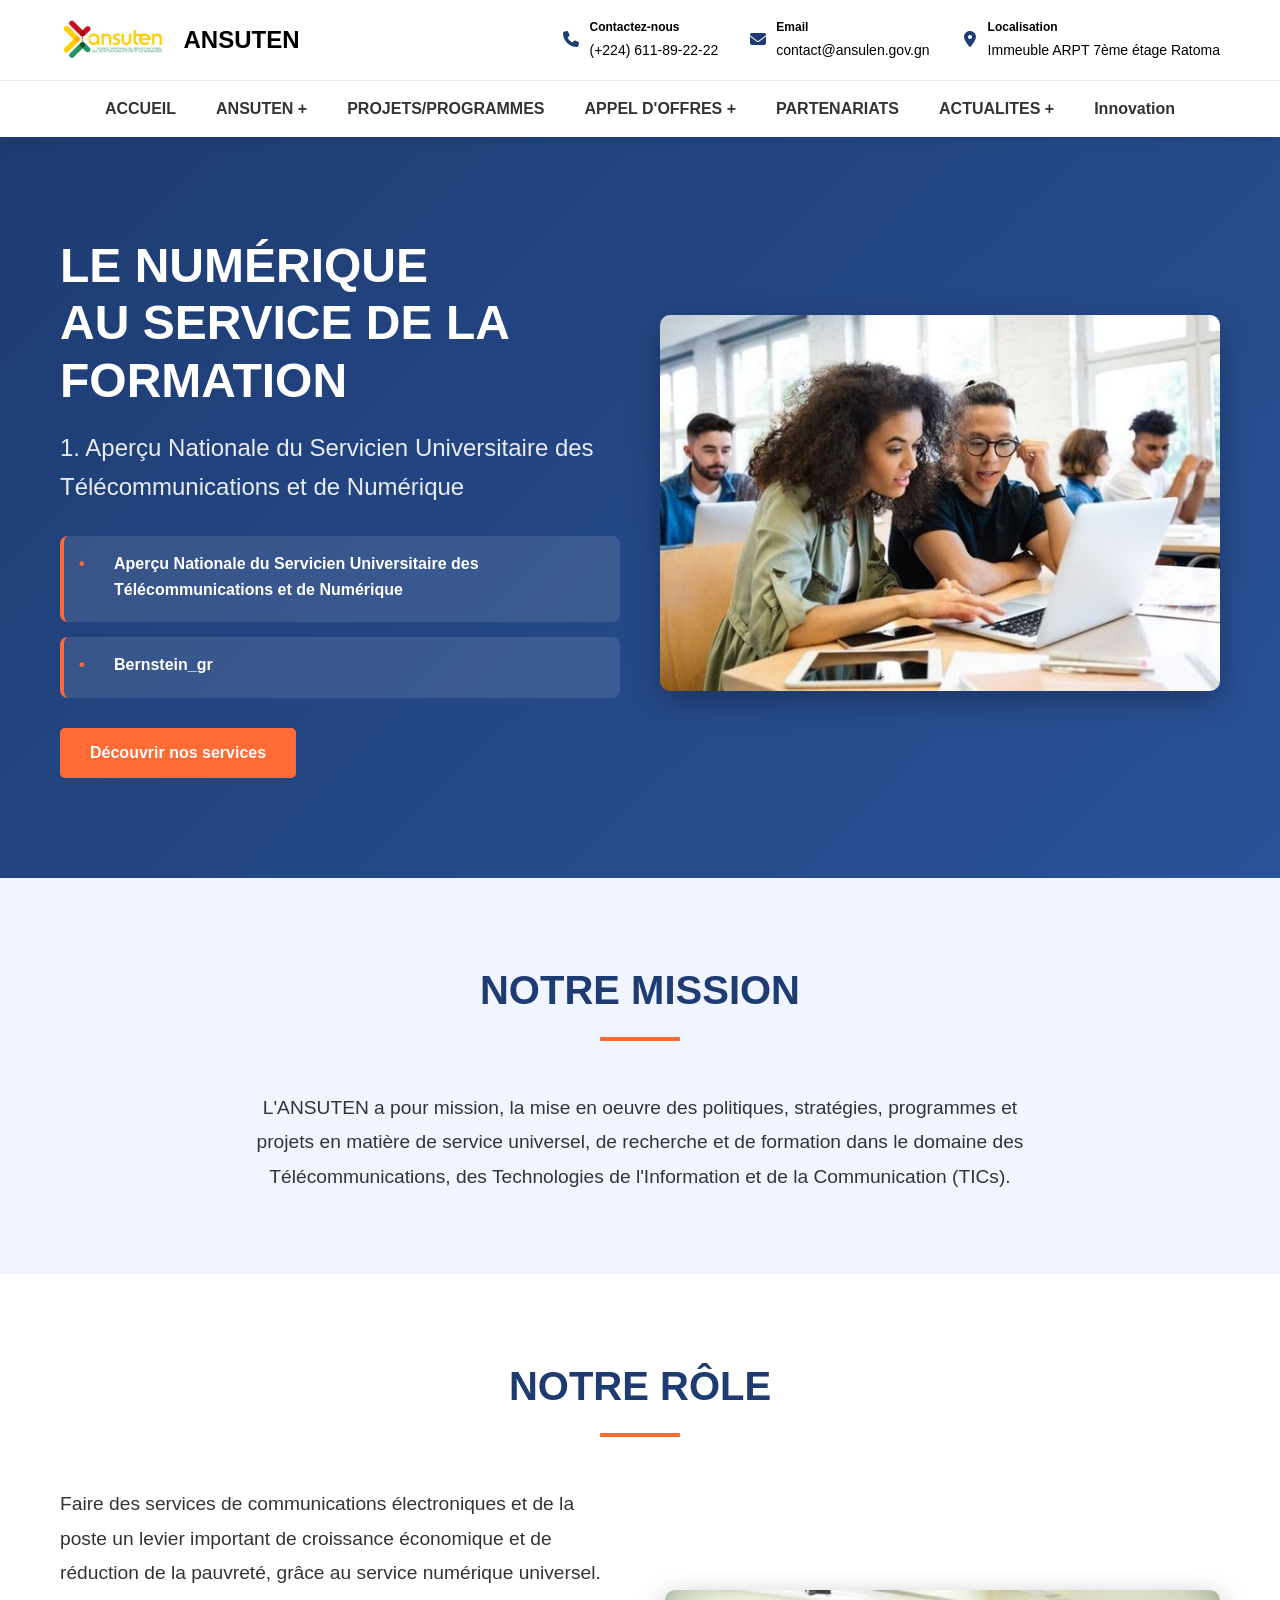
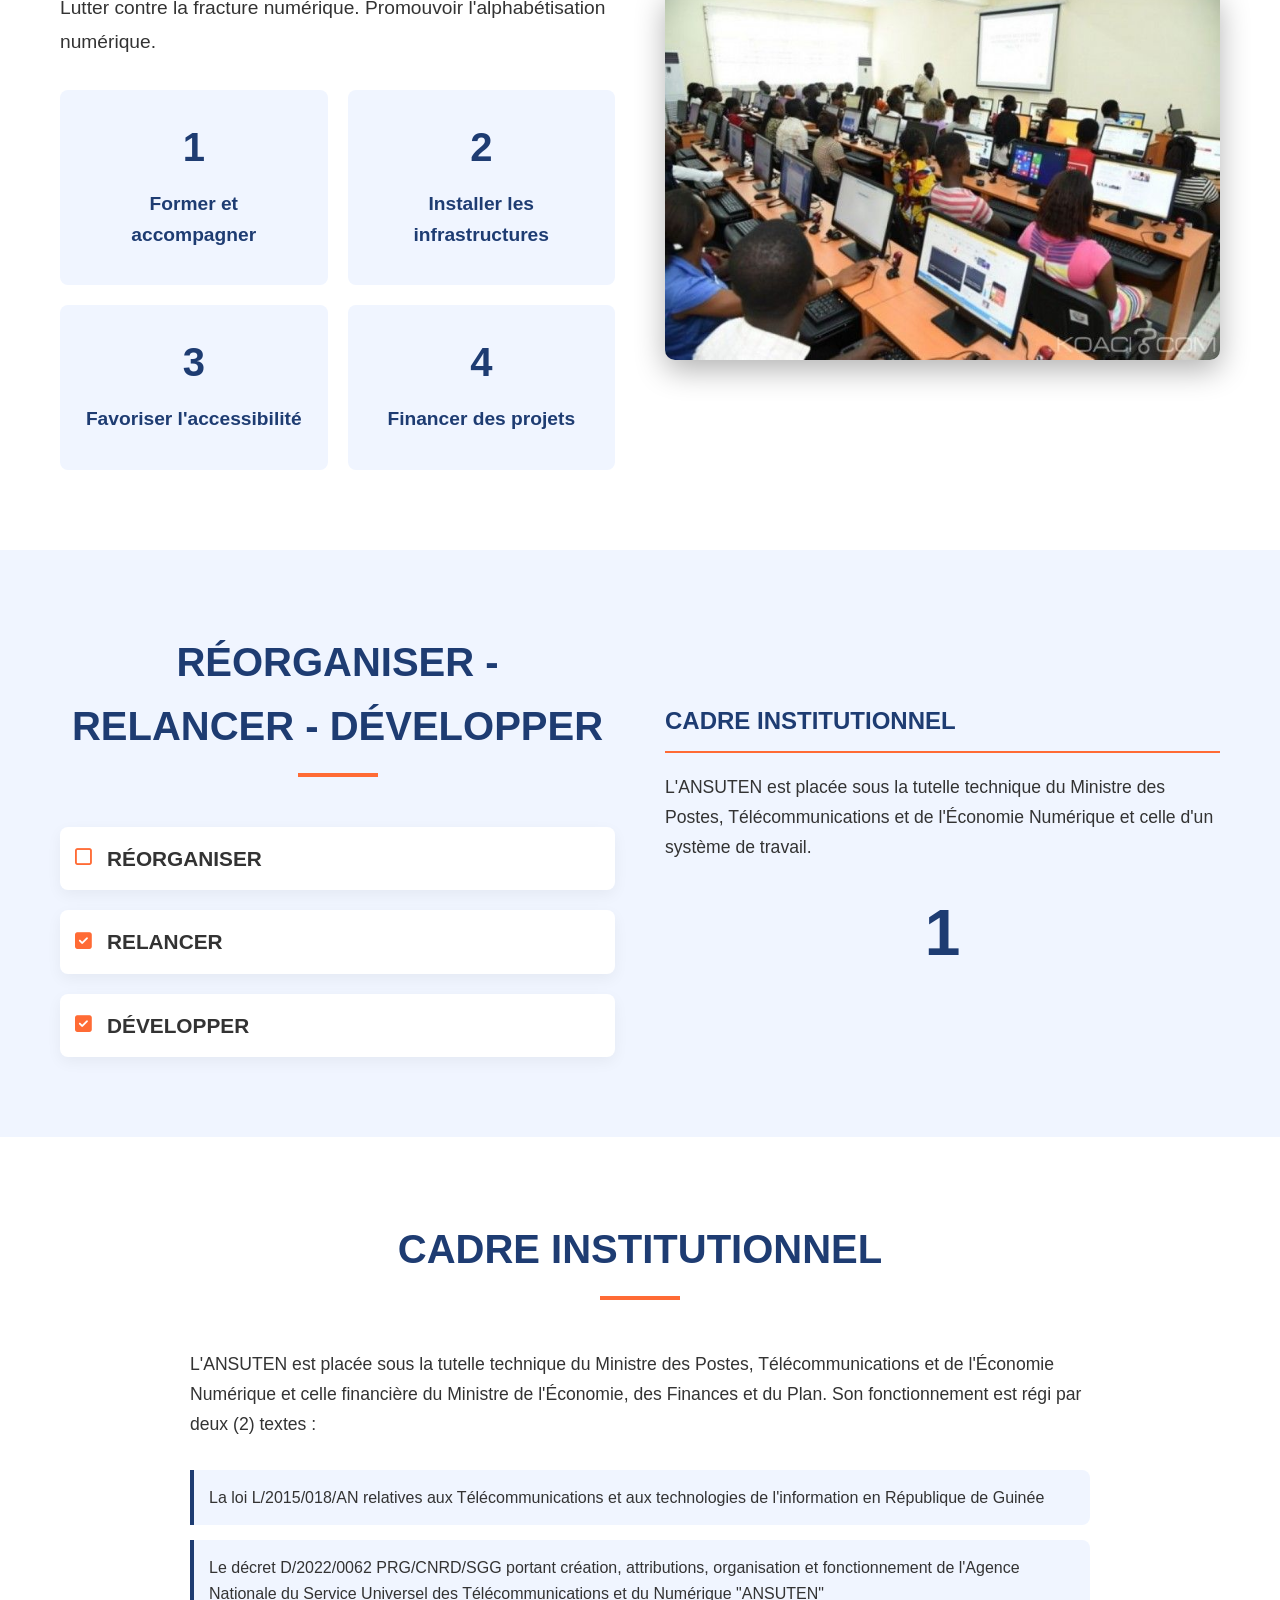
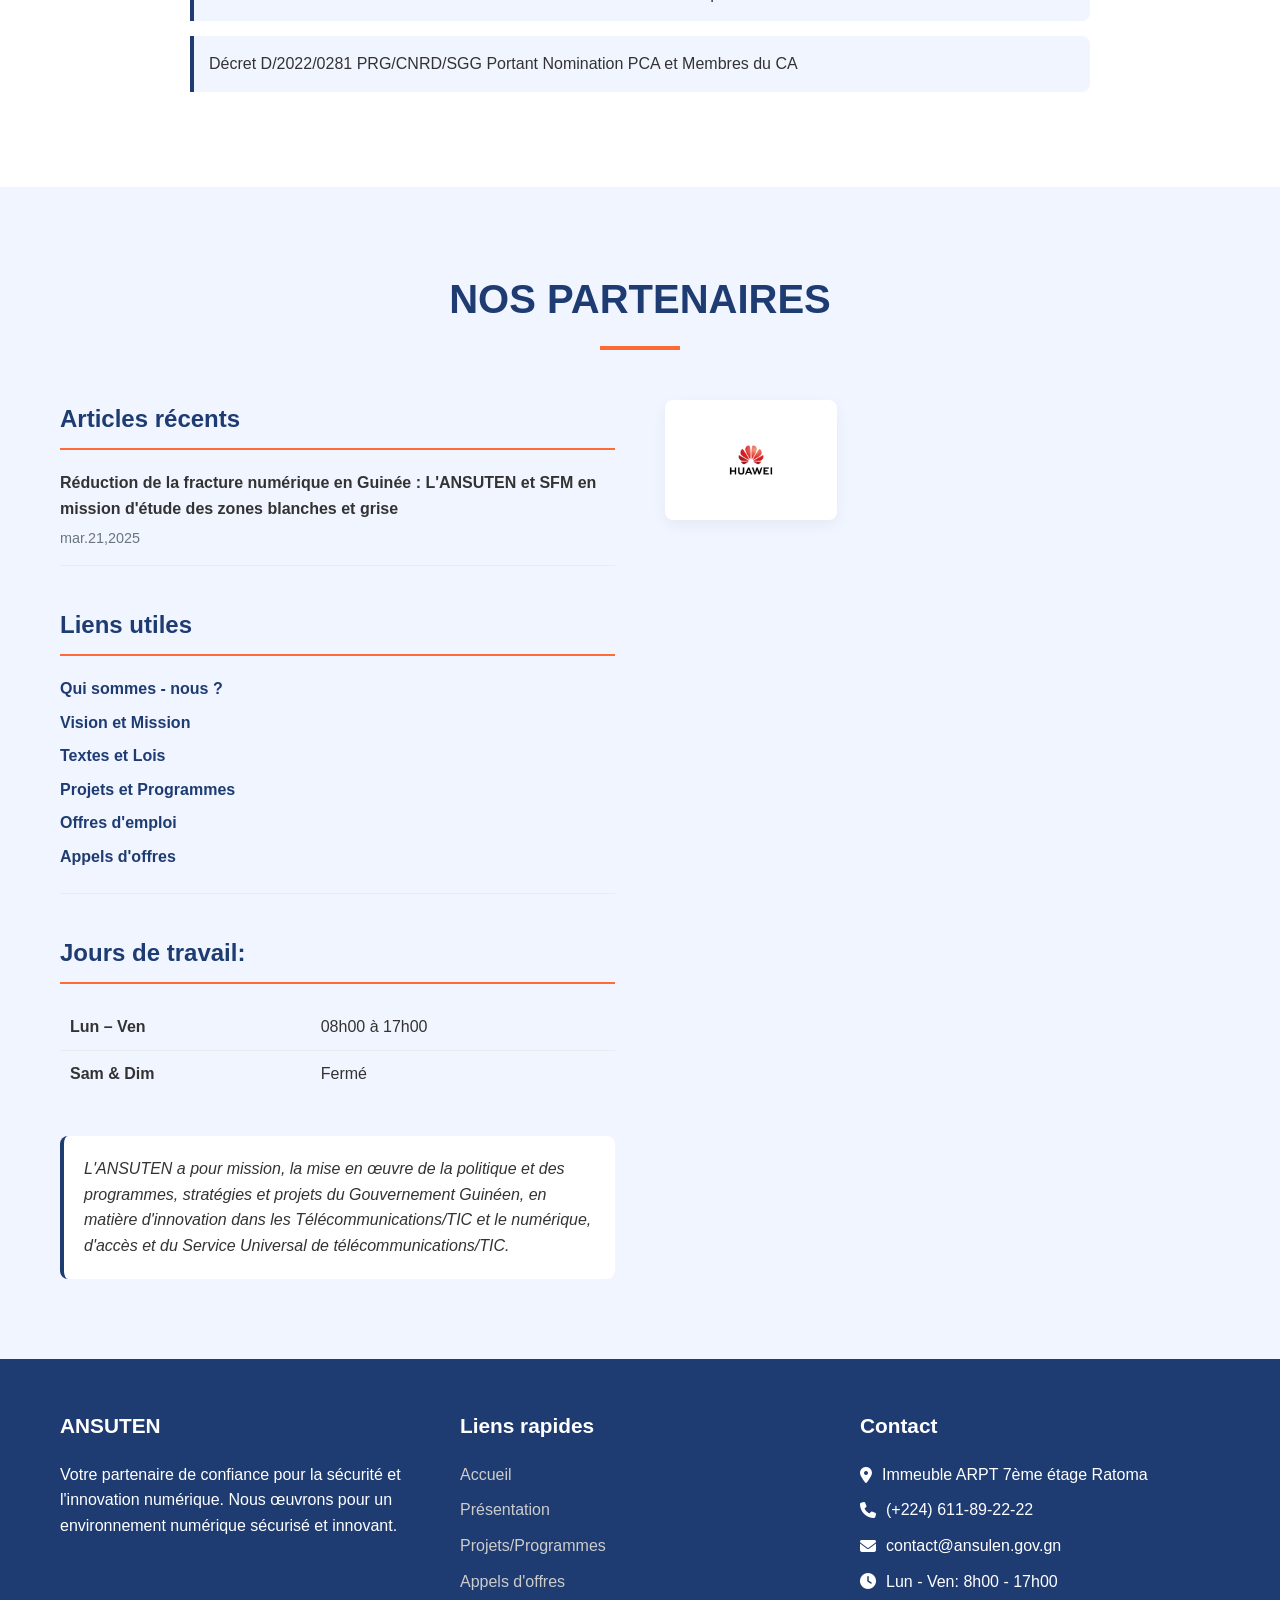
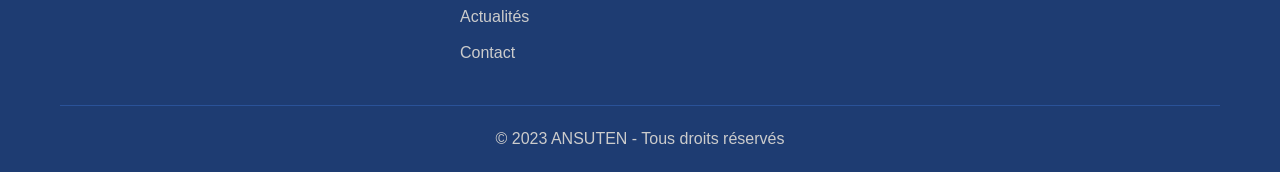
<file: index.html>
<!DOCTYPE html>
<html lang="fr">
<head>
    <meta charset="UTF-8">
    <meta name="viewport" content="width=device-width, initial-scale=1.0">
    <title>ANSUTEN - Agence Nationale du Service Universel des Télécommunications et du Numérique</title>
    <link rel="stylesheet" href="https://cdnjs.cloudflare.com/ajax/libs/font-awesome/6.4.0/css/all.min.css">
    <style>
        /* Variables de couleurs et polices */
        :root {
            --primary-blue: #1e3c72;
            --secondary-blue: #2a5298;
            --light-blue: #f0f5ff;
            --accent-orange: #ff6b35;
            --dark-text: #333;
            --light-text: #fff;
            --gray-text: #6c757d;
            --border-color: #e9ecef;
        }

        /* Reset et styles de base */
        * {
            margin: 0;
            padding: 0;
            box-sizing: border-box;
        }

        body {
            font-family: 'Segoe UI', Tahoma, Geneva, Verdana, sans-serif;
            line-height: 1.6;
            color: var(--dark-text);
            background-color: #fff;
        }

        .container {
            max-width: 1200px;
            margin: 0 auto;
            padding: 0 20px;
        }

        .section {
            padding: 80px 0;
        }

        .section-title {
            font-size: 2.5rem;
            text-align: center;
            margin-bottom: 50px;
            color: var(--primary-blue);
            position: relative;
        }

        .section-title::after {
            content: '';
            display: block;
            width: 80px;
            height: 4px;
            background-color: var(--accent-orange);
            margin: 15px auto;
        }

        .btn {
            display: inline-block;
            background-color: var(--accent-orange);
            color: var(--light-text);
            padding: 12px 30px;
            border-radius: 5px;
            text-decoration: none;
            font-weight: bold;
            transition: all 0.3s ease;
            border: none;
            cursor: pointer;
        }

        .btn:hover {
            background-color: #e55a2b;
            transform: translateY(-2px);
        }

        /* Header */
        .site-header {
            background-color: #fff;
            box-shadow: 0 2px 10px rgba(0, 0, 0, 0.1);
            position: sticky;
            top: 0;
            z-index: 1000;
        }

        .top-header {
            background-color: #fff;
            color: #000;
            padding: 15px 0;
            border-bottom: 1px solid var(--border-color);
        }

        .top-header .container {
            display: flex;
            justify-content: space-between;
            align-items: center;
        }

        .site-brand {
            display: flex;
            align-items: center;
            gap: 15px;
        }

        .site-logo {
            height: 50px;
            width: auto;
        }

        .site-name {
            font-size: 24px;
            font-weight: bold;
            color: #000;
        }

        .contact-info-header {
            display: flex;
            gap: 30px;
        }

        .contact-item-header {
            display: flex;
            align-items: center;
            gap: 8px;
        }

        .contact-icon {
            color: var(--primary-blue);
            font-size: 16px;
            width: 20px;
            text-align: center;
        }

        .contact-label {
            font-size: 12px;
            font-weight: bold;
            margin-bottom: 2px;
            color: #000;
        }

        .contact-value {
            font-size: 14px;
            color: #000;
        }

        .contact-details {
            display: flex;
            flex-direction: column;
        }

        /* Navigation */
        .main-nav {
            background-color: #fff;
        }

        .main-nav ul {
            display: flex;
            list-style: none;
            justify-content: center;
        }

        .main-nav li {
            position: relative;
        }

        .main-nav a {
            color: #333;
            text-decoration: none;
            padding: 15px 20px;
            display: block;
            font-weight: bold;
            transition: color 0.3s ease;
        }

        .main-nav a:hover {
            color: var(--primary-blue);
        }

        .dropdown-menu {
            display: none;
            position: absolute;
            background-color: white;
            min-width: 200px;
            box-shadow: 0 8px 16px rgba(0, 0, 0, 0.1);
            z-index: 1000;
        }

        .dropdown-menu a {
            padding: 12px 16px;
            font-weight: normal;
        }

        .dropdown:hover .dropdown-menu {
            display: block;
        }

        /* Section Hero */
        .hero-banner {
            background: linear-gradient(135deg, var(--primary-blue) 0%, var(--secondary-blue) 100%);
            color: var(--light-text);
            padding: 100px 0;
        }

        .hero-content {
            display: flex;
            align-items: center;
            justify-content: space-between;
            gap: 40px;
        }

        .hero-text {
            flex: 1;
        }

        .hero-text h1 {
            font-size: 3rem;
            font-weight: bold;
            margin-bottom: 20px;
            line-height: 1.2;
        }

        .hero-subtitle {
            font-size: 1.5rem;
            margin-bottom: 30px;
            font-weight: normal;
            opacity: 0.9;
        }

        .hero-list {
            margin: 30px 0;
        }

        .list-item {
            display: flex;
            align-items: flex-start;
            margin-bottom: 15px;
            background: rgba(255, 255, 255, 0.1);
            padding: 15px;
            border-radius: 8px;
            border-left: 4px solid var(--accent-orange);
        }

        .list-number {
            font-weight: bold;
            margin-right: 10px;
            color: var(--accent-orange);
            min-width: 25px;
        }

        .list-text {
            flex: 1;
        }

        .list-title {
            font-weight: bold;
            margin-bottom: 5px;
        }

        .hero-image {
            flex: 1;
            text-align: center;
        }

        .hero-image img {
            max-width: 100%;
            height: auto;
            border-radius: 10px;
            box-shadow: 0 10px 30px rgba(0, 0, 0, 0.3);
        }

        /* Section Mission */
        .mission-section {
            background-color: var(--light-blue);
        }

        .mission-content {
            max-width: 800px;
            margin: 0 auto;
            text-align: center;
        }

        .mission-text {
            font-size: 1.2rem;
            line-height: 1.8;
            color: var(--dark-text);
        }

        /* Section Rôle */
        .role-content {
            display: grid;
            grid-template-columns: 1fr 1fr;
            gap: 50px;
            align-items: center;
        }

        .role-text {
            font-size: 1.2rem;
            line-height: 1.8;
            margin-bottom: 30px;
        }

        .role-features {
            display: grid;
            grid-template-columns: 1fr 1fr;
            gap: 20px;
        }

        .role-feature {
            background-color: var(--light-blue);
            padding: 25px;
            border-radius: 8px;
            text-align: center;
            transition: transform 0.3s ease;
        }

        .role-feature:hover {
            transform: translateY(-5px);
        }

        .feature-number {
            font-size: 2.5rem;
            font-weight: bold;
            color: var(--primary-blue);
            margin-bottom: 10px;
        }

        .feature-title {
            font-size: 1.2rem;
            font-weight: bold;
            margin-bottom: 10px;
            color: var(--primary-blue);
        }

        /* Section Mots-clés */
        .keywords-section {
            background-color: var(--light-blue);
        }

        .keywords-content {
            display: grid;
            grid-template-columns: 1fr 1fr;
            gap: 50px;
            align-items: center;
        }

        .keywords-list {
            display: flex;
            flex-direction: column;
            gap: 20px;
        }

        .keyword-item {
            display: flex;
            align-items: center;
            padding: 15px;
            background-color: white;
            border-radius: 8px;
            box-shadow: 0 5px 15px rgba(0, 0, 0, 0.05);
        }

        .keyword-checkbox {
            margin-right: 15px;
            color: var(--accent-orange);
            font-size: 1.2rem;
        }

        .keyword-text {
            font-size: 1.3rem;
            font-weight: bold;
        }

        .cadre-text {
            font-size: 1.1rem;
            line-height: 1.7;
            margin-bottom: 20px;
        }

        .cadre-number {
            font-size: 4rem;
            font-weight: bold;
            color: var(--primary-blue);
            text-align: center;
        }

        /* Section Institution */
        .institution-content {
            max-width: 900px;
            margin: 0 auto;
        }

        .institution-text {
            font-size: 1.1rem;
            line-height: 1.7;
            margin-bottom: 30px;
        }

        .institution-list {
            list-style-type: none;
        }

        .institution-list li {
            padding: 15px;
            margin-bottom: 15px;
            background-color: var(--light-blue);
            border-left: 4px solid var(--primary-blue);
            border-radius: 0 8px 8px 0;
        }

        /* Section Partenaires */
        .partners-section {
            background-color: var(--light-blue);
        }

        .partners-content {
            display: grid;
            grid-template-columns: 1fr 1fr;
            gap: 50px;
        }

        .partners-grid {
            display: grid;
            grid-template-columns: repeat(3, 1fr);
            gap: 20px;
        }

        .partner-logo {
            background-color: white;
            padding: 30px;
            border-radius: 8px;
            display: flex;
            align-items: center;
            justify-content: center;
            height: 120px;
            box-shadow: 0 5px 15px rgba(0, 0, 0, 0.05);
        }

        .partner-logo img {
            max-width: 100%;
            max-height: 60px;
        }

        .recent-articles, .useful-links, .working-hours {
            margin-bottom: 40px;
        }

        .subsection-title {
            font-size: 1.5rem;
            margin-bottom: 20px;
            color: var(--primary-blue);
            border-bottom: 2px solid var(--accent-orange);
            padding-bottom: 10px;
        }

        .article-item, .link-item {
            margin-bottom: 15px;
            padding-bottom: 15px;
            border-bottom: 1px solid var(--border-color);
        }

        .article-title {
            font-weight: bold;
            margin-bottom: 5px;
        }

        .article-date {
            font-size: 0.9rem;
            color: var(--gray-text);
        }

        .link-item a {
            color: var(--primary-blue);
            text-decoration: none;
            font-weight: bold;
            display: block;
            margin-bottom: 8px;
            transition: color 0.3s ease;
        }

        .link-item a:hover {
            color: var(--accent-orange);
        }

        .hours-table {
            width: 100%;
            border-collapse: collapse;
        }

        .hours-table td {
            padding: 10px;
            border-bottom: 1px solid var(--border-color);
        }

        .hours-table tr:last-child td {
            border-bottom: none;
        }

        .mission-statement {
            font-style: italic;
            margin-top: 30px;
            padding: 20px;
            background-color: white;
            border-radius: 8px;
            border-left: 4px solid var(--primary-blue);
        }

        /* Footer */
        .main-footer {
            background-color: var(--primary-blue);
            color: var(--light-text);
            padding: 50px 0 20px;
        }

        .footer-grid {
            display: grid;
            grid-template-columns: repeat(3, 1fr);
            gap: 40px;
            margin-bottom: 30px;
        }

        .footer-column h3 {
            margin-bottom: 20px;
            font-size: 1.3rem;
        }

        .footer-links {
            list-style: none;
            padding: 0;
        }

        .footer-links li {
            margin-bottom: 10px;
        }

        .footer-links a {
            color: #ccc;
            text-decoration: none;
            transition: color 0.3s ease;
        }

        .footer-links a:hover {
            color: white;
        }

        .contact-info-footer p {
            margin-bottom: 10px;
            display: flex;
            align-items: center;
            gap: 10px;
        }

        .copyright {
            text-align: center;
            padding-top: 20px;
            border-top: 1px solid var(--secondary-blue);
            color: #ccc;
        }

        /* Responsive */
        @media (max-width: 992px) {
            .hero-content, .role-content, .keywords-content, .partners-content {
                grid-template-columns: 1fr;
            }
            
            .role-features {
                grid-template-columns: 1fr;
            }
            
            .partners-grid {
                grid-template-columns: repeat(2, 1fr);
            }
            
            .footer-grid {
                grid-template-columns: 1fr 1fr;
            }
        }

        @media (max-width: 768px) {
            .top-header .container {
                flex-direction: column;
                gap: 10px;
            }
            
            .contact-info-header {
                flex-direction: column;
                gap: 10px;
                text-align: center;
            }
            
            .contact-item-header {
                justify-content: center;
            }
            
            .main-nav ul {
                flex-direction: column;
            }
            
            .hero-text h1 {
                font-size: 2.2rem;
            }
            
            .section-title {
                font-size: 2rem;
            }
            
            .site-brand {
                justify-content: center;
            }
            
            .footer-grid {
                grid-template-columns: 1fr;
            }
            
            .partners-grid {
                grid-template-columns: 1fr;
            }
        }
    </style>
</head>
<body>
    <!-- En-tête -->
    <header class="site-header">
        <div class="top-header">
            <div class="container">
                <div class="site-brand">
                    <img src="logo.PNG" alt="ANSUTEN Logo" class="site-logo">
                    <div class="site-name">ANSUTEN</div>
                </div>
                <div class="contact-info-header">
                    <div class="contact-item-header">
                        <div class="contact-icon">
                            <i class="fas fa-phone"></i>
                        </div>
                        <div class="contact-details">
                            <div class="contact-label">Contactez-nous</div>
                            <div class="contact-value">(+224) 611-89-22-22</div>
                        </div>
                    </div>
                    <div class="contact-item-header">
                        <div class="contact-icon">
                            <i class="fas fa-envelope"></i>
                        </div>
                        <div class="contact-details">
                            <div class="contact-label">Email</div>
                            <div class="contact-value">contact@ansulen.gov.gn</div>
                        </div>
                    </div>
                    <div class="contact-item-header">
                        <div class="contact-icon">
                            <i class="fas fa-map-marker-alt"></i>
                        </div>
                        <div class="contact-details">
                            <div class="contact-label">Localisation</div>
                            <div class="contact-value">Immeuble ARPT 7ème étage Ratoma</div>
                        </div>
                    </div>
                </div>
            </div>
        </div>

        <nav class="main-nav">
            <div class="container">
                <ul>
                    <li><a href="index.html">ACCUEIL</a></li>
                    <li class="dropdown">
                        <a href="#">ANSUTEN +</a>
                        <div class="dropdown-menu">
                            <a href="presentation.html">Présentation</a>
                            <a href="missions.html">Missions</a>
                            <a href="organigramme.html">Organigramme</a>
                            <a href="textes-reglementaires.html">Textes réglementaires</a>
                        </div>
                    </li>
                    <li><a href="projets.html">PROJETS/PROGRAMMES</a></li>
                    <li class="dropdown">
                        <a href="#">APPEL D'OFFRES +</a>
                        <div class="dropdown-menu">
                            <a href="appels-en-cours.html">Appels en cours</a>
                            <a href="archives-appels.html">Archives des appels</a>
                            <a href="procedures.html">Procédures</a>
                        </div>
                    </li>
                    <li><a href="partenariats.html">PARTENARIATS</a></li>
                    <li class="dropdown">
                        <a href="#">ACTUALITES +</a>
                        <div class="dropdown-menu">
                            <a href="news.html">Nouvelles</a>
                            <a href="evenements.html">Événements</a>
                            <a href="communiques.html">Communiqués</a>
                        </div>
                    </li>
                    <li><a href="innovation.html">Innovation</a></li>
                </ul>
            </div>
        </nav>
    </header>

    <!-- Section Hero -->
    <section class="hero-banner">
        <div class="container">
            <div class="hero-content">
                <div class="hero-text">
                    <h1>LE NUMÉRIQUE<br>AU SERVICE DE LA FORMATION</h1>
                    
                    <div class="hero-subtitle">
                        1. Aperçu Nationale du Servicien Universitaire des Télécommunications et de Numérique
                    </div>
                    
                    <div class="hero-list">
                        <div class="list-item">
                            <div class="list-number">•</div>
                            <div class="list-text">
                                <div class="list-title">Aperçu Nationale du Servicien Universitaire des Télécommunications et de Numérique</div>
                            </div>
                        </div>
                        <div class="list-item">
                            <div class="list-number">•</div>
                            <div class="list-text">
                                <div class="list-title">Bernstein_gr</div>
                            </div>
                        </div>
                    </div>
                    
                    <a href="presentation.html" class="btn">Découvrir nos services</a>
                </div>
                <div class="hero-image">
                    <img src="etudiant.jpeg" alt="Numérique au service de la formation">
                </div>
            </div>
        </div>
    </section>

    <!-- Section Mission -->
    <section class="section mission-section">
        <div class="container">
            <h2 class="section-title">NOTRE MISSION</h2>
            <div class="mission-content">
                <p class="mission-text">
                    L'ANSUTEN a pour mission, la mise en oeuvre des politiques, stratégies, programmes et projets en matière de service universel, de recherche et de formation dans le domaine des Télécommunications, des Technologies de l'Information et de la Communication (TICs).
                </p>
            </div>
        </div>
    </section>

    <!-- Section Rôle -->
    <section class="section">
        <div class="container">
            <h2 class="section-title">NOTRE RÔLE</h2>
            <div class="role-content">
                <div>
                    <p class="role-text">
                        Faire des services de communications électroniques et de la poste un levier important de croissance économique et de réduction de la pauvreté, grâce au service numérique universel. Lutter contre la fracture numérique. Promouvoir l'alphabétisation numérique.
                    </p>
                    <div class="role-features">
                        <div class="role-feature">
                            <div class="feature-number">1</div>
                            <div class="feature-title">Former et accompagner</div>
                        </div>
                        <div class="role-feature">
                            <div class="feature-number">2</div>
                            <div class="feature-title">Installer les infrastructures</div>
                        </div>
                        <div class="role-feature">
                            <div class="feature-number">3</div>
                            <div class="feature-title">Favoriser l'accessibilité</div>
                        </div>
                        <div class="role-feature">
                            <div class="feature-number">4</div>
                            <div class="feature-title">Financer des projets</div>
                        </div>
                    </div>
                </div>
                <div class="hero-image">
                    <img src="role.jpeg" alt="Notre rôle">
                </div>
            </div>
        </div>
    </section>

    <!-- Section Mots-clés -->
    <section class="section keywords-section">
        <div class="container">
            <div class="keywords-content">
                <div>
                    <h2 class="section-title">RÉORGANISER - RELANCER - DÉVELOPPER</h2>
                    <div class="keywords-list">
                        <div class="keyword-item">
                            <div class="keyword-checkbox"><i class="far fa-square"></i></div>
                            <div class="keyword-text">RÉORGANISER</div>
                        </div>
                        <div class="keyword-item">
                            <div class="keyword-checkbox"><i class="fas fa-check-square"></i></div>
                            <div class="keyword-text">RELANCER</div>
                        </div>
                        <div class="keyword-item">
                            <div class="keyword-checkbox"><i class="fas fa-check-square"></i></div>
                            <div class="keyword-text">DÉVELOPPER</div>
                        </div>
                    </div>
                </div>
                <div>
                    <h3 class="subsection-title">CADRE INSTITUTIONNEL</h3>
                    <p class="cadre-text">
                        L'ANSUTEN est placée sous la tutelle technique du Ministre des Postes, Télécommunications et de l'Économie Numérique et celle d'un système de travail.
                    </p>
                    <div class="cadre-number">1</div>
                </div>
            </div>
        </div>
    </section>

    <!-- Section Institution -->
    <section class="section">
        <div class="container">
            <h2 class="section-title">CADRE INSTITUTIONNEL</h2>
            <div class="institution-content">
                <p class="institution-text">
                    L'ANSUTEN est placée sous la tutelle technique du Ministre des Postes, Télécommunications et de l'Économie Numérique et celle financière du Ministre de l'Économie, des Finances et du Plan. Son fonctionnement est régi par deux (2) textes :
                </p>
                <ul class="institution-list">
                    <li>La loi L/2015/018/AN relatives aux Télécommunications et aux technologies de l'information en République de Guinée</li>
                    <li>Le décret D/2022/0062 PRG/CNRD/SGG portant création, attributions, organisation et fonctionnement de l'Agence Nationale du Service Universel des Télécommunications et du Numérique "ANSUTEN"</li>
                    <li>Décret D/2022/0281 PRG/CNRD/SGG Portant Nomination PCA et Membres du CA</li>
                </ul>
            </div>
        </div>
    </section>

    <!-- Section Partenaires -->
    <section class="section partners-section">
        <div class="container">
            <h2 class="section-title">NOS PARTENAIRES</h2>
            <div class="partners-content">
                <div>
                    <div class="recent-articles">
                        <h3 class="subsection-title">Articles récents</h3>
                        <div class="article-item">
                            <div class="article-title">Réduction de la fracture numérique en Guinée : L'ANSUTEN et SFM en mission d'étude des zones blanches et grise</div>
                            <div class="article-date">mar.21,2025</div>
                        </div>
                    </div>
                    
                    <div class="useful-links">
                        <h3 class="subsection-title">Liens utiles</h3>
                        <div class="link-item">
                            <a href="#">Qui sommes - nous ?</a>
                            <a href="#">Vision et Mission</a>
                            <a href="#">Textes et Lois</a>
                            <a href="#">Projets et Programmes</a>
                            <a href="#">Offres d'emploi</a>
                            <a href="#">Appels d'offres</a>
                        </div>
                    </div>
                    
                    <div class="working-hours">
                        <h3 class="subsection-title">Jours de travail:</h3>
                        <table class="hours-table">
                            <tr>
                                <td><strong>Lun – Ven</strong></td>
                                <td>08h00 à 17h00</td>
                            </tr>
                            <tr>
                                <td><strong>Sam & Dim</strong></td>
                                <td>Fermé</td>
                            </tr>
                        </table>
                    </div>
                    
                    <div class="mission-statement">
                        L'ANSUTEN a pour mission, la mise en œuvre de la politique et des programmes, stratégies et projets du Gouvernement Guinéen, en matière d'innovation dans les Télécommunications/TIC et le numérique, d'accès et du Service Universal de télécommunications/TIC.
                    </div>
                </div>
                
                <div>
                    <div class="partners-grid">
                        <div class="partner-logo">
                            <img src="huawei.jpeg" alt="Partenaire 1">
                        </div>
                       
                    </div>
                </div>
            </div>
        </div>
    </section>

    <!-- Footer -->
    <footer class="main-footer">
        <div class="container">
            <div class="footer-grid">
                <div class="footer-column">
                    <h3>ANSUTEN</h3>
                    <p>Votre partenaire de confiance pour la sécurité et l'innovation numérique. Nous œuvrons pour un environnement numérique sécurisé et innovant.</p>
                </div>
                <div class="footer-column">
                    <h3>Liens rapides</h3>
                    <ul class="footer-links">
                        <li><a href="index.html">Accueil</a></li>
                        <li><a href="presentation.html">Présentation</a></li>
                        <li><a href="projets.html">Projets/Programmes</a></li>
                        <li><a href="appels-offres.html">Appels d'offres</a></li>
                        <li><a href="actualites.html">Actualités</a></li>
                        <li><a href="contact.html">Contact</a></li>
                    </ul>
                </div>
                <div class="footer-column">
                    <h3>Contact</h3>
                    <div class="contact-info-footer">
                        <p><i class="fas fa-map-marker-alt"></i> Immeuble ARPT 7ème étage Ratoma</p>
                        <p><i class="fas fa-phone"></i> (+224) 611-89-22-22</p>
                        <p><i class="fas fa-envelope"></i> contact@ansulen.gov.gn</p>
                        <p><i class="fas fa-clock"></i> Lun - Ven: 8h00 - 17h00</p>
                    </div>
                </div>
            </div>
            <div class="copyright">
                <p>&copy; 2023 ANSUTEN - Tous droits réservés</p>
            </div>
        </div>
    </footer>

    <script>
        // Script pour gérer le menu déroulant
        document.addEventListener('DOMContentLoaded', function() {
            const dropdowns = document.querySelectorAll('.dropdown');
            
            dropdowns.forEach(dropdown => {
                dropdown.addEventListener('mouseenter', function() {
                    this.querySelector('.dropdown-menu').style.display = 'block';
                });
                
                dropdown.addEventListener('mouseleave', function() {
                    this.querySelector('.dropdown-menu').style.display = 'none';
                });
            });
            
            // Fermer le menu déroulant en cliquant ailleurs
            document.addEventListener('click', function(e) {
                if (!e.target.matches('.dropdown a')) {
                    const dropdowns = document.querySelectorAll('.dropdown-menu');
                    dropdowns.forEach(menu => {
                        menu.style.display = 'none';
                    });
                }
            });
        });
    </script>
</body>
</html>
</file>
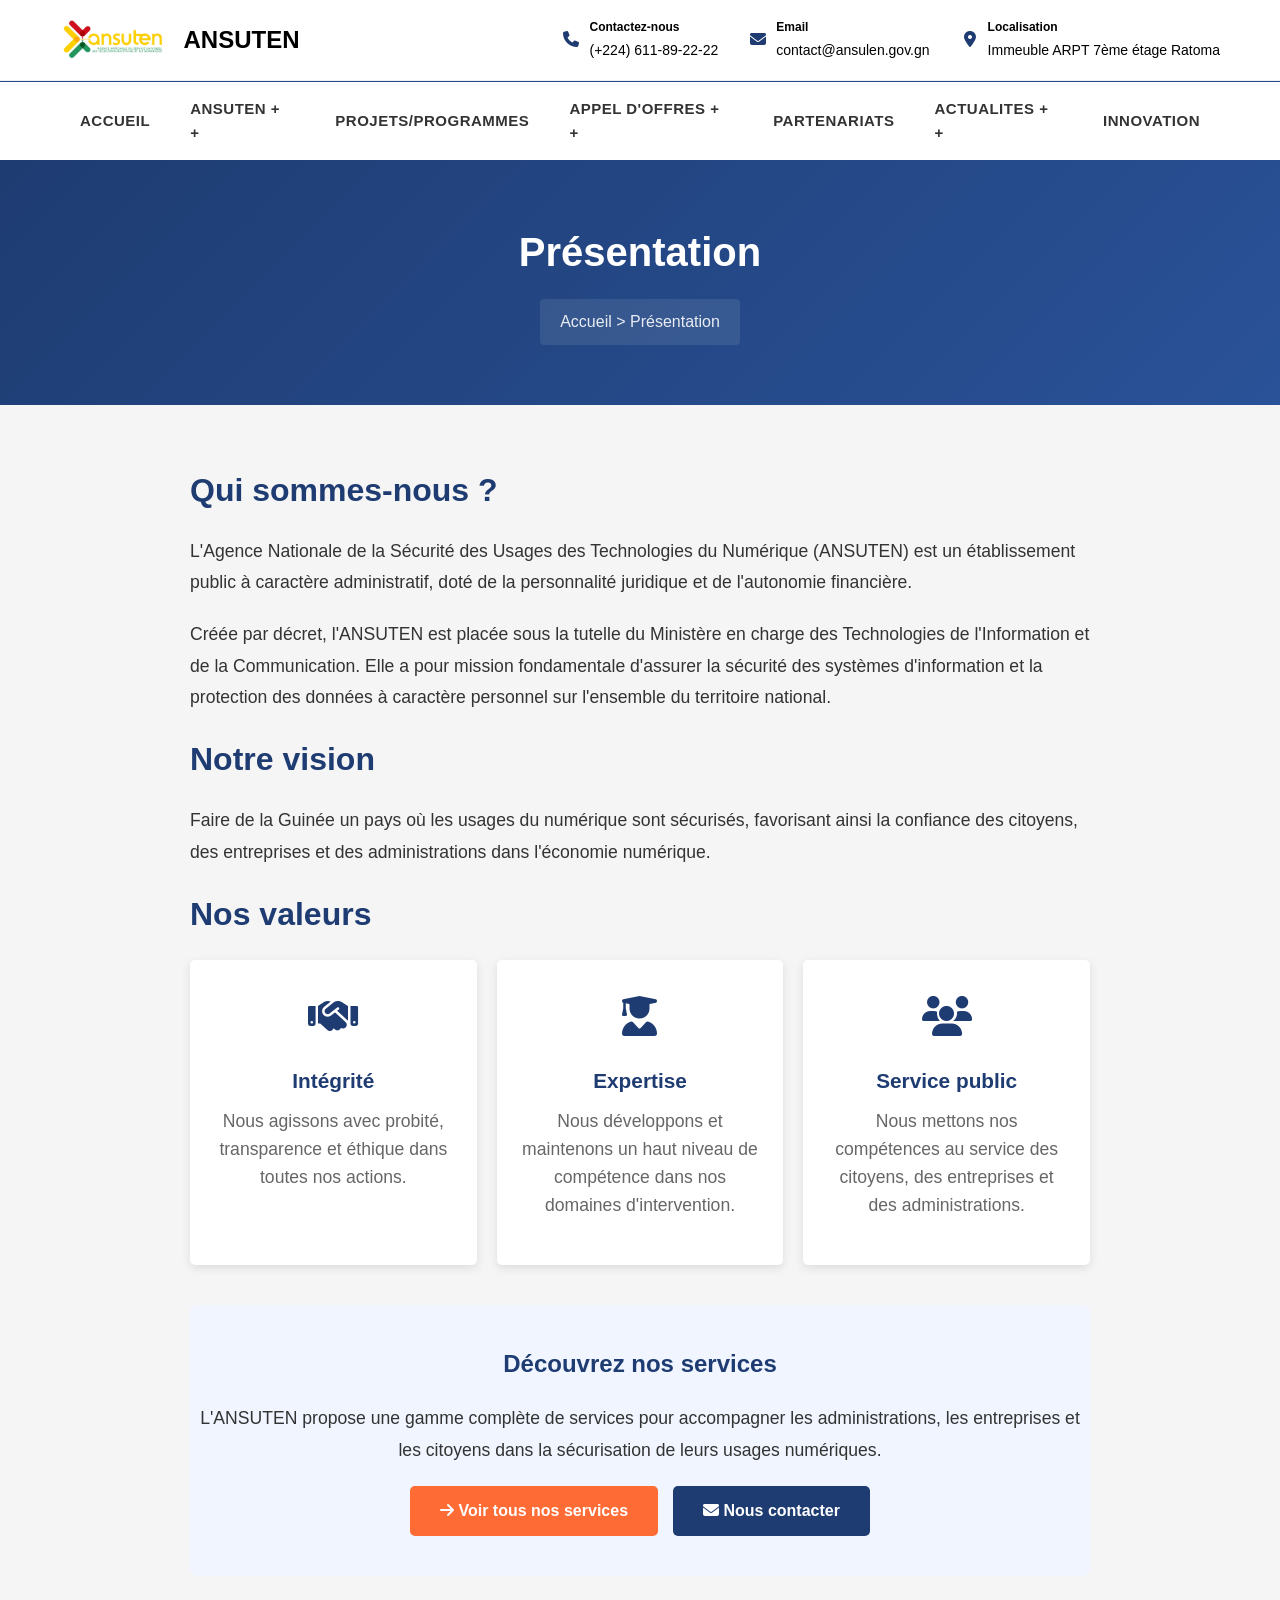
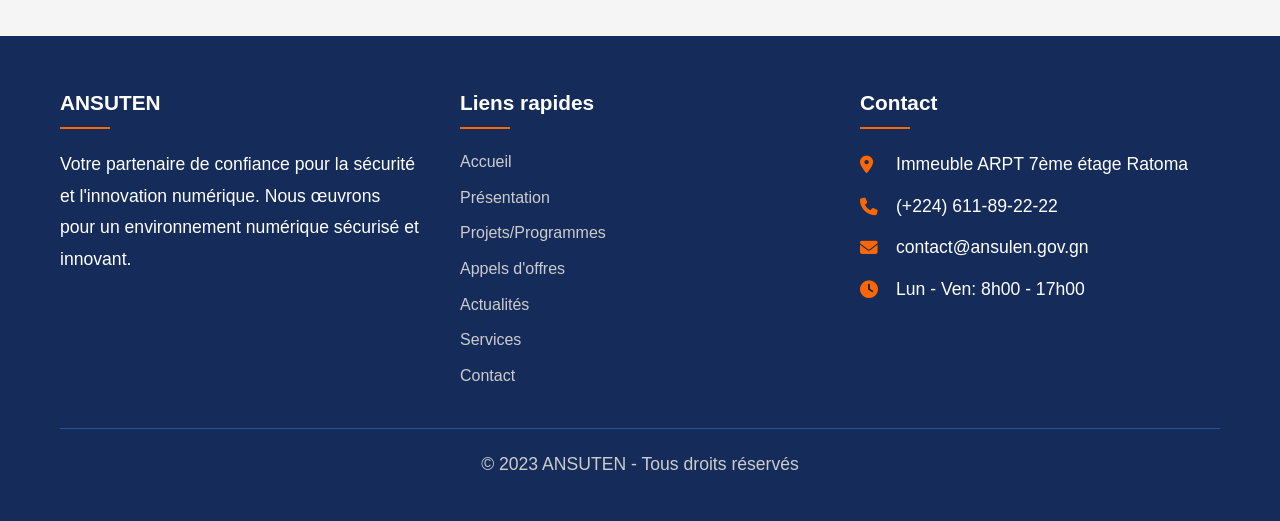
<file: presentation.html>
<!DOCTYPE html>
<html lang="fr">
<head>
    <meta charset="UTF-8">
    <meta name="viewport" content="width=device-width, initial-scale=1.0">
    <title>Présentation - ANSUTEN</title>
    <link rel="stylesheet" href="style.css">
    <link rel="stylesheet" href="https://cdnjs.cloudflare.com/ajax/libs/font-awesome/6.4.0/css/all.min.css">
    <style>
        /* Styles généraux */
        * {
            margin: 0;
            padding: 0;
            box-sizing: border-box;
        }

        body {
            font-family: 'Arial', sans-serif;
            line-height: 1.6;
            color: #333;
        }

        .container {
            max-width: 1200px;
            margin: 0 auto;
            padding: 0 20px;
        }

        /* Header styles */
        .site-header {
            background-color: #fff;
            box-shadow: 0 2px 10px rgba(0, 0, 0, 0.1);
        }

        .top-header {
            background-color: #fff;
            color: #000;
            padding: 15px 0;
            border-bottom: 1px solid #eee;
        }

        .top-header .container {
            display: flex;
            justify-content: space-between;
            align-items: center;
        }

        .site-brand {
            display: flex;
            align-items: center;
            gap: 15px;
        }

        .site-logo {
            height: 50px;
            width: auto;
        }

        .site-name {
            font-size: 24px;
            font-weight: bold;
            color: #000;
        }

        .contact-info-header {
            display: flex;
            gap: 30px;
        }

        .contact-item-header {
            display: flex;
            align-items: center;
            gap: 8px;
        }

        .contact-icon {
            color: #1e3c72;
            font-size: 16px;
            width: 20px;
            text-align: center;
        }

        .contact-label {
            font-size: 12px;
            font-weight: bold;
            margin-bottom: 2px;
            color: #000;
        }

        .contact-value {
            font-size: 14px;
            color: #000;
        }

        .contact-details {
            display: flex;
            flex-direction: column;
        }

        /* Navigation principale */
        .main-nav {
            background-color: #fff;
        }

        .main-nav ul {
            display: flex;
            list-style: none;
            justify-content: center;
        }

        .main-nav li {
            position: relative;
        }

        .main-nav a {
            color: #333;
            text-decoration: none;
            padding: 15px 20px;
            display: block;
            font-weight: bold;
            transition: color 0.3s ease;
        }

        .main-nav a:hover {
            color: #1e3c72;
        }

        .dropdown-menu {
            display: none;
            position: absolute;
            background-color: white;
            min-width: 200px;
            box-shadow: 0 8px 16px rgba(0, 0, 0, 0.1);
            z-index: 1000;
        }

        .dropdown-menu a {
            padding: 12px 16px;
            font-weight: normal;
        }

        .dropdown:hover .dropdown-menu {
            display: block;
        }

        /* Bannière de page */
        .page-banner {
            background: linear-gradient(135deg, #1e3c72 0%, #2a5298 100%);
            color: white;
            padding: 60px 0;
            text-align: center;
        }

        .page-banner h1 {
            font-size: 2.5rem;
            margin-bottom: 15px;
        }

        .breadcrumb {
            font-size: 1rem;
            opacity: 0.9;
        }

        .breadcrumb a {
            color: white;
            text-decoration: none;
        }

        .breadcrumb a:hover {
            text-decoration: underline;
        }

        /* Section de contenu */
        .section {
            padding: 60px 0;
        }

        .content-section {
            max-width: 900px;
            margin: 0 auto;
        }

        h2 {
            color: #1e3c72;
            margin-bottom: 20px;
            font-size: 2rem;
        }

        p {
            margin-bottom: 20px;
            line-height: 1.8;
            font-size: 1.1rem;
        }

        .values-grid {
            display: grid;
            grid-template-columns: repeat(auto-fill, minmax(250px, 1fr));
            gap: 20px;
            margin-bottom: 40px;
        }

        .value-card {
            background-color: white;
            padding: 25px;
            border-radius: 5px;
            box-shadow: 0 3px 10px rgba(0,0,0,0.1);
            text-align: center;
            transition: transform 0.3s ease;
        }

        .value-card:hover {
            transform: translateY(-5px);
        }

        .value-icon {
            font-size: 40px;
            color: #1e3c72;
            margin-bottom: 15px;
        }

        .value-title {
            color: #1e3c72;
            margin-bottom: 10px;
            font-size: 1.3rem;
        }

        .value-description {
            color: #666;
            line-height: 1.6;
        }

        .btn {
            display: inline-block;
            background-color: #ff6b35;
            color: white;
            padding: 12px 30px;
            border-radius: 5px;
            text-decoration: none;
            font-weight: bold;
            transition: all 0.3s ease;
            border: none;
            cursor: pointer;
        }

        .btn:hover {
            background-color: #e55a2b;
            transform: translateY(-2px);
        }

        .btn-secondary {
            background-color: #1e3c72;
        }

        .btn-secondary:hover {
            background-color: #152c5b;
        }

        .cta-section {
            text-align: center;
            padding: 40px 0;
            background-color: #f0f5ff;
            border-radius: 8px;
            margin-top: 40px;
        }

        .cta-title {
            color: #1e3c72;
            margin-bottom: 20px;
            font-size: 1.5rem;
        }

        .btn-group {
            display: flex;
            gap: 15px;
            justify-content: center;
            flex-wrap: wrap;
        }

        /* Footer */
        .main-footer {
            background-color: #152c5b;
            color: white;
            padding: 50px 0 20px;
        }

        .footer-grid {
            display: grid;
            grid-template-columns: repeat(auto-fit, minmax(250px, 1fr));
            gap: 40px;
            margin-bottom: 30px;
        }

        .footer-column h3 {
            margin-bottom: 20px;
            font-size: 1.3rem;
        }

        .footer-links {
            list-style: none;
            padding: 0;
        }

        .footer-links li {
            margin-bottom: 10px;
        }

        .footer-links a {
            color: #ccc;
            text-decoration: none;
            transition: color 0.3s ease;
        }

        .footer-links a:hover {
            color: white;
        }

        .contact-info-footer p {
            margin-bottom: 10px;
            display: flex;
            align-items: center;
            gap: 10px;
        }

        .copyright {
            text-align: center;
            padding-top: 20px;
            border-top: 1px solid #2a5298;
            color: #ccc;
        }

        /* Responsive */
        @media (max-width: 768px) {
            .top-header .container {
                flex-direction: column;
                gap: 10px;
            }
            
            .contact-info-header {
                flex-direction: column;
                gap: 10px;
                text-align: center;
            }
            
            .contact-item-header {
                justify-content: center;
            }
            
            .main-nav ul {
                flex-direction: column;
            }
            
            .page-banner h1 {
                font-size: 2rem;
            }
            
            .site-brand {
                justify-content: center;
            }
            
            .values-grid {
                grid-template-columns: 1fr;
            }
            
            .btn-group {
                flex-direction: column;
                align-items: center;
            }
        }
    </style>
</head>
<body>
    <!-- En-tête identique à la page d'accueil -->
    <header class="site-header">
        <!-- Barre supérieure avec logo et contacts -->
        <div class="top-header">
            <div class="container">
                <div class="site-brand">
                    <!-- Votre logo ici -->
                    <img src="logo.PNG" alt="ANSUTEN Logo" class="site-logo">
                    <div class="site-name">ANSUTEN</div>
                </div>
                <div class="contact-info-header">
                    <div class="contact-item-header">
                        <div class="contact-icon">
                            <i class="fas fa-phone"></i>
                        </div>
                        <div class="contact-details">
                            <div class="contact-label">Contactez-nous</div>
                            <div class="contact-value">(+224) 611-89-22-22</div>
                        </div>
                    </div>
                    <div class="contact-item-header">
                        <div class="contact-icon">
                            <i class="fas fa-envelope"></i>
                        </div>
                        <div class="contact-details">
                            <div class="contact-label">Email</div>
                            <div class="contact-value">contact@ansulen.gov.gn</div>
                        </div>
                    </div>
                    <div class="contact-item-header">
                        <div class="contact-icon">
                            <i class="fas fa-map-marker-alt"></i>
                        </div>
                        <div class="contact-details">
                            <div class="contact-label">Localisation</div>
                            <div class="contact-value">Immeuble ARPT 7ème étage Ratoma</div>
                        </div>
                    </div>
                </div>
            </div>
        </div>

        <!-- Navigation principale -->
        <nav class="main-nav">
            <div class="container">
                <ul>
                    <li><a href="index.html">ACCUEIL</a></li>
                    <li class="dropdown">
                        <a href="#">ANSUTEN +</a>
                        <div class="dropdown-menu">
                            <a href="presentation.html">Présentation</a>
                            <a href="missions.html">Missions</a>
                            <a href="organigramme.html">Organigramme</a>
                            <a href="textes-reglementaires.html">Textes réglementaires</a>
                        </div>
                    </li>
                    <li><a href="projets.html">PROJETS/PROGRAMMES</a></li>
                    <li class="dropdown">
                        <a href="#">APPEL D'OFFRES +</a>
                        <div class="dropdown-menu">
                            <a href="appels-en-cours.html">Appels en cours</a>
                            <a href="archives-appels.html">Archives des appels</a>
                            <a href="procedures.html">Procédures</a>
                        </div>
                    </li>
                    <li><a href="partenariats.html">PARTENARIATS</a></li>
                    <li class="dropdown">
                        <a href="#">ACTUALITES +</a>
                        <div class="dropdown-menu">
                            <a href="news.html">Nouvelles</a>
                            <a href="evenements.html">Événements</a>
                            <a href="communiques.html">Communiqués</a>
                        </div>
                    </li>
                    <li><a href="innovation.html">Innovation</a></li>
                </ul>
            </div>
        </nav>
    </header>

    <!-- Bannière de la page -->
    <section class="page-banner">
        <div class="container">
            <h1>Présentation</h1>
            <div class="breadcrumb">
                <a href="index.html">Accueil</a> > Présentation
            </div>
        </div>
    </section>

    <!-- Contenu de la page -->
    <section class="section">
        <div class="container">
            <div class="content-section">
                <h2>Qui sommes-nous ?</h2>
                <p>
                    L'Agence Nationale de la Sécurité des Usages des Technologies du Numérique (ANSUTEN) est un établissement public à caractère administratif, doté de la personnalité juridique et de l'autonomie financière.
                </p>
                <p>
                    Créée par décret, l'ANSUTEN est placée sous la tutelle du Ministère en charge des Technologies de l'Information et de la Communication. Elle a pour mission fondamentale d'assurer la sécurité des systèmes d'information et la protection des données à caractère personnel sur l'ensemble du territoire national.
                </p>
                
                <h2>Notre vision</h2>
                <p>
                    Faire de la Guinée un pays où les usages du numérique sont sécurisés, favorisant ainsi la confiance des citoyens, des entreprises et des administrations dans l'économie numérique.
                </p>
                
                <h2>Nos valeurs</h2>
                <div class="values-grid">
                    <div class="value-card">
                        <div class="value-icon">
                            <i class="fas fa-handshake"></i>
                        </div>
                        <h3 class="value-title">Intégrité</h3>
                        <p class="value-description">Nous agissons avec probité, transparence et éthique dans toutes nos actions.</p>
                    </div>
                    <div class="value-card">
                        <div class="value-icon">
                            <i class="fas fa-user-graduate"></i>
                        </div>
                        <h3 class="value-title">Expertise</h3>
                        <p class="value-description">Nous développons et maintenons un haut niveau de compétence dans nos domaines d'intervention.</p>
                    </div>
                    <div class="value-card">
                        <div class="value-icon">
                            <i class="fas fa-users"></i>
                        </div>
                        <h3 class="value-title">Service public</h3>
                        <p class="value-description">Nous mettons nos compétences au service des citoyens, des entreprises et des administrations.</p>
                    </div>
                </div>

                <!-- Section CTA avec bouton vers Services -->
                <div class="cta-section">
                    <h3 class="cta-title">Découvrez nos services</h3>
                    <p>L'ANSUTEN propose une gamme complète de services pour accompagner les administrations, les entreprises et les citoyens dans la sécurisation de leurs usages numériques.</p>
                    <div class="btn-group">
                        <a href="services.html" class="btn">
                            <i class="fas fa-arrow-right"></i> Voir tous nos services
                        </a>
                        <a href="contact.html" class="btn btn-secondary">
                            <i class="fas fa-envelope"></i> Nous contacter
                        </a>
                    </div>
                </div>
            </div>
        </div>
    </section>

    <!-- Pied de page -->
    <footer class="main-footer">
        <div class="container">
            <div class="footer-grid">
                <div class="footer-column">
                    <h3>ANSUTEN</h3>
                    <p>Votre partenaire de confiance pour la sécurité et l'innovation numérique. Nous œuvrons pour un environnement numérique sécurisé et innovant.</p>
                </div>
                <div class="footer-column">
                    <h3>Liens rapides</h3>
                    <ul class="footer-links">
                        <li><a href="index.html">Accueil</a></li>
                        <li><a href="presentation.html">Présentation</a></li>
                        <li><a href="projets.html">Projets/Programmes</a></li>
                        <li><a href="appels-offres.html">Appels d'offres</a></li>
                        <li><a href="actualites.html">Actualités</a></li>
                        <li><a href="services.html">Services</a></li>
                        <li><a href="contact.html">Contact</a></li>
                    </ul>
                </div>
                <div class="footer-column">
                    <h3>Contact</h3>
                    <div class="contact-info-footer">
                        <p><i class="fas fa-map-marker-alt"></i> Immeuble ARPT 7ème étage Ratoma</p>
                        <p><i class="fas fa-phone"></i> (+224) 611-89-22-22</p>
                        <p><i class="fas fa-envelope"></i> contact@ansulen.gov.gn</p>
                        <p><i class="fas fa-clock"></i> Lun - Ven: 8h00 - 17h00</p>
                    </div>
                </div>
            </div>
            <div class="copyright">
                <p>&copy; 2023 ANSUTEN - Tous droits réservés</p>
            </div>
        </div>
    </footer>

    <script>
        // Script pour gérer le menu déroulant
        document.addEventListener('DOMContentLoaded', function() {
            const dropdowns = document.querySelectorAll('.dropdown');
            
            dropdowns.forEach(dropdown => {
                dropdown.addEventListener('mouseenter', function() {
                    this.querySelector('.dropdown-menu').style.display = 'block';
                });
                
                dropdown.addEventListener('mouseleave', function() {
                    this.querySelector('.dropdown-menu').style.display = 'none';
                });
            });
            
            // Fermer le menu déroulant en cliquant ailleurs
            document.addEventListener('click', function(e) {
                if (!e.target.matches('.dropdown a')) {
                    const dropdowns = document.querySelectorAll('.dropdown-menu');
                    dropdowns.forEach(menu => {
                        menu.style.display = 'none';
                    });
                }
            });
        });
    </script>
</body>
</html>
</file>
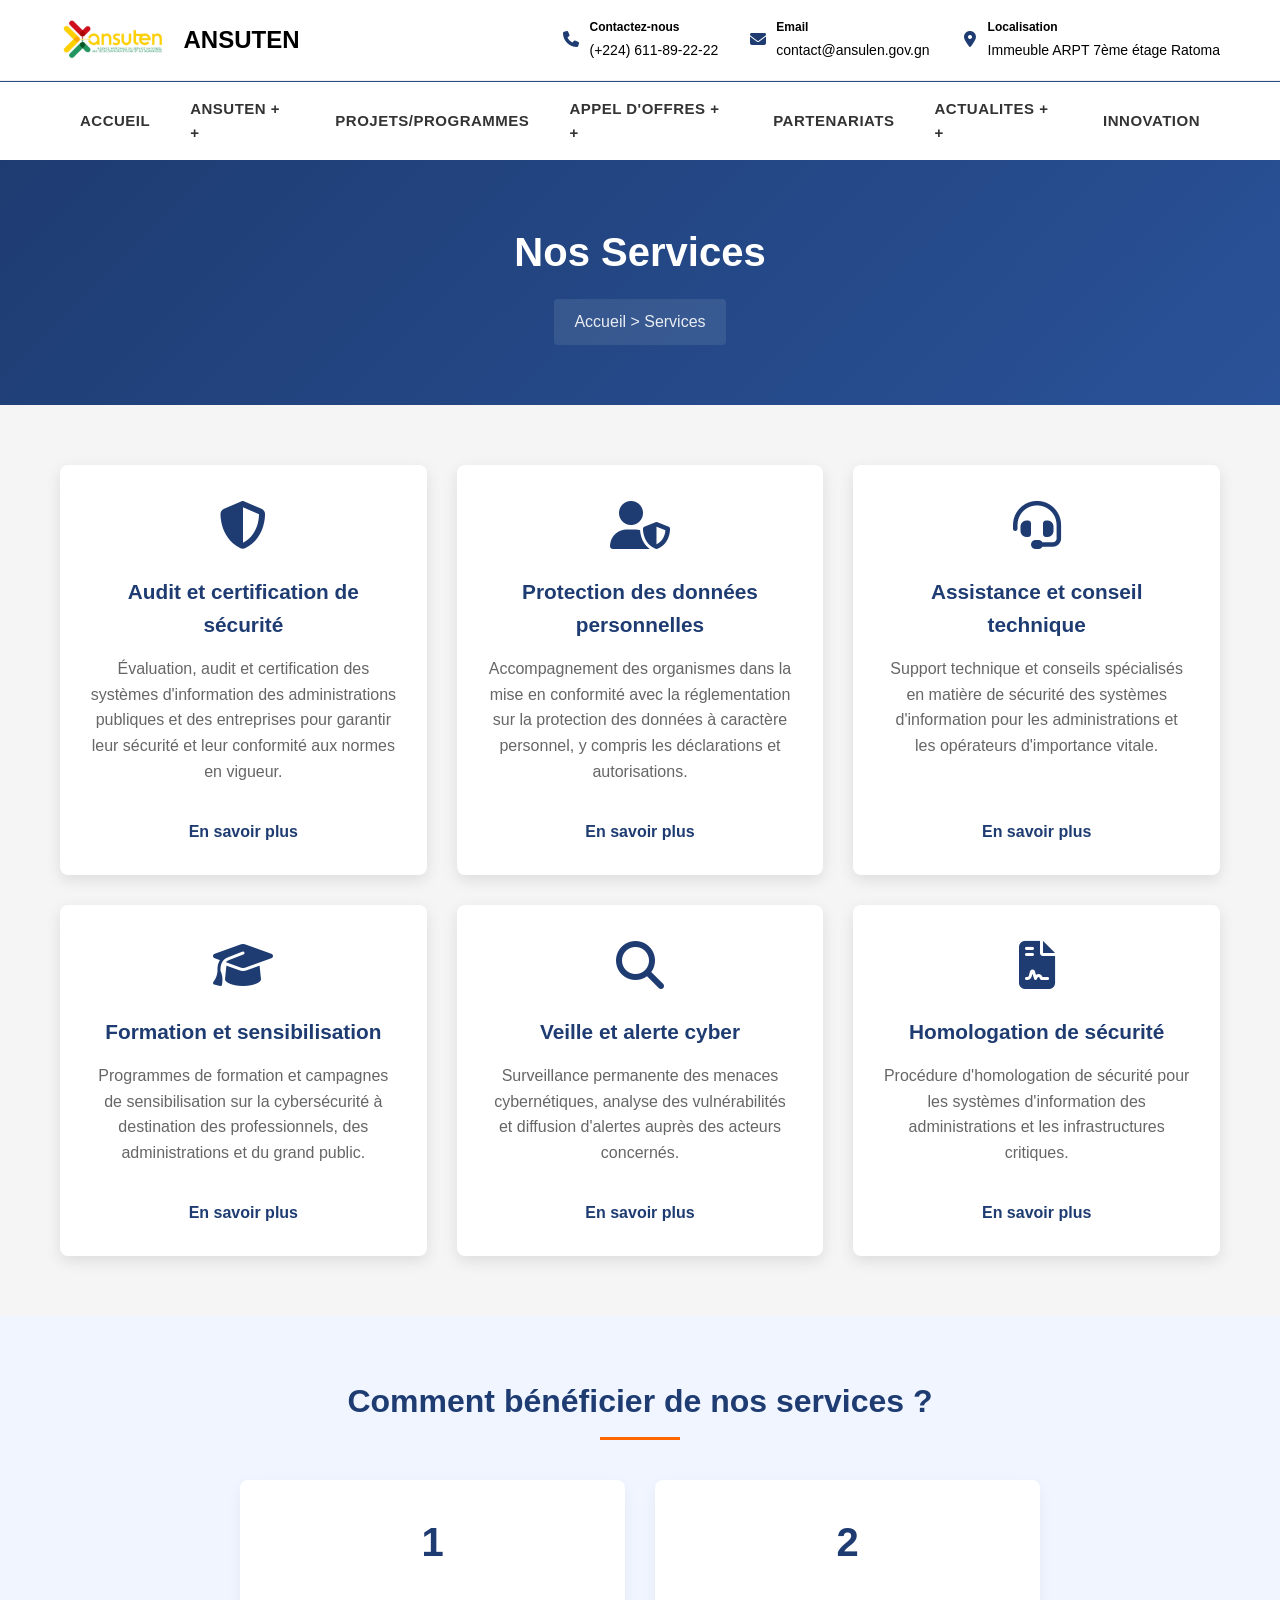
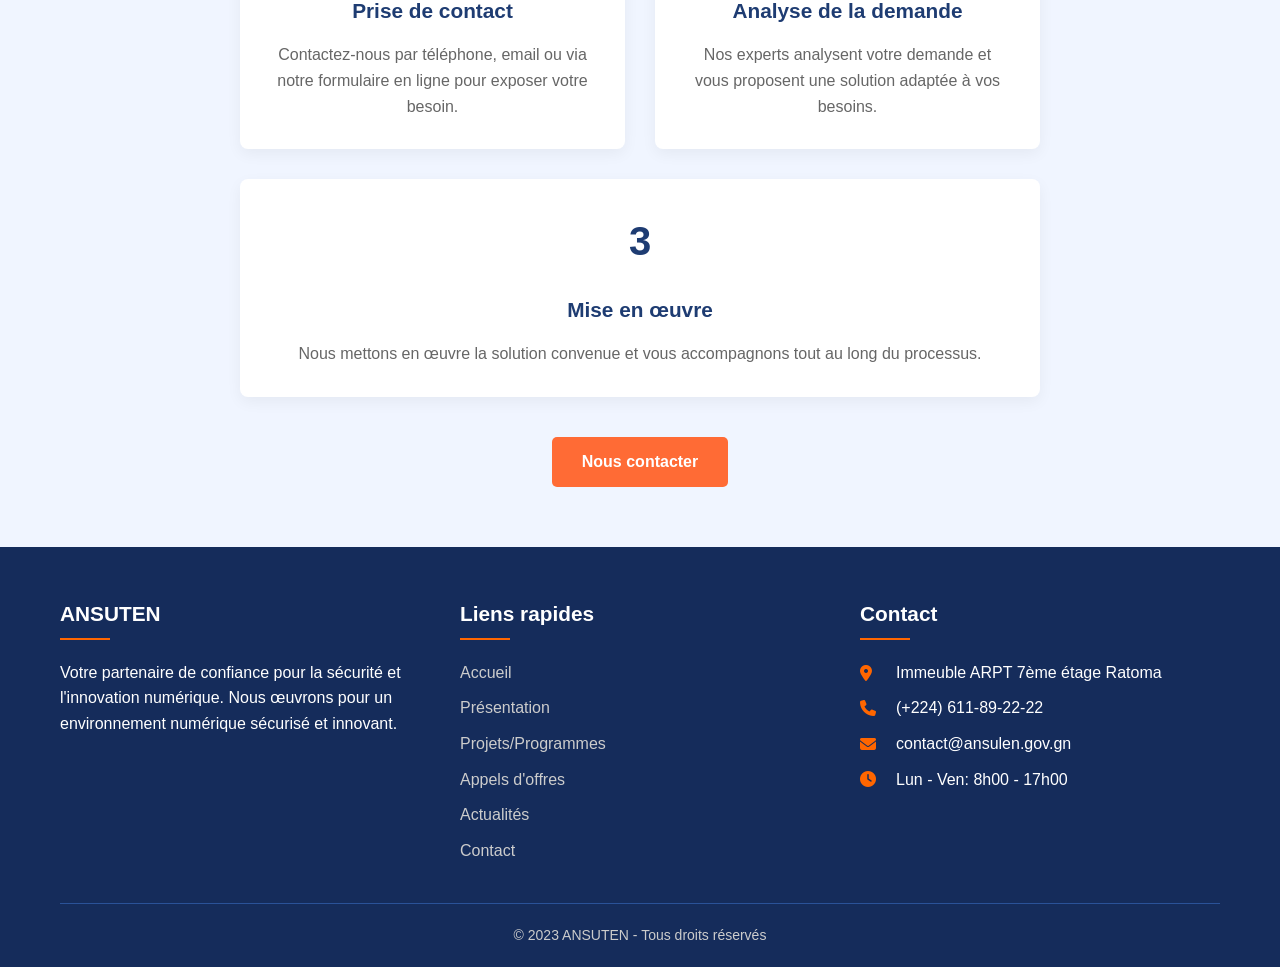
<file: services.html>
<!DOCTYPE html>
<html lang="fr">
<head>
    <meta charset="UTF-8">
    <meta name="viewport" content="width=device-width, initial-scale=1.0">
    <title>Services - ANSUTEN</title>
    <link rel="stylesheet" href="style.css">
    <link rel="stylesheet" href="https://cdnjs.cloudflare.com/ajax/libs/font-awesome/6.4.0/css/all.min.css">
    <style>
        /* Styles généraux */
        * {
            margin: 0;
            padding: 0;
            box-sizing: border-box;
        }

        body {
            font-family: 'Arial', sans-serif;
            line-height: 1.6;
            color: #333;
        }

        .container {
            max-width: 1200px;
            margin: 0 auto;
            padding: 0 20px;
        }

        /* Header styles */
        .site-header {
            background-color: #fff;
            box-shadow: 0 2px 10px rgba(0, 0, 0, 0.1);
        }

        .top-header {
            background-color: #fff;
            color: #000;
            padding: 15px 0;
            border-bottom: 1px solid #eee;
        }

        .top-header .container {
            display: flex;
            justify-content: space-between;
            align-items: center;
        }

        .site-brand {
            display: flex;
            align-items: center;
            gap: 15px;
        }

        .site-logo {
            height: 50px;
            width: auto;
        }

        .site-name {
            font-size: 24px;
            font-weight: bold;
            color: #000;
        }

        .contact-info-header {
            display: flex;
            gap: 30px;
        }

        .contact-item-header {
            display: flex;
            align-items: center;
            gap: 8px;
        }

        .contact-icon {
            color: #1e3c72;
            font-size: 16px;
            width: 20px;
            text-align: center;
        }

        .contact-label {
            font-size: 12px;
            font-weight: bold;
            margin-bottom: 2px;
            color: #000;
        }

        .contact-value {
            font-size: 14px;
            color: #000;
        }

        .contact-details {
            display: flex;
            flex-direction: column;
        }

        /* Navigation principale */
        .main-nav {
            background-color: #fff;
        }

        .main-nav ul {
            display: flex;
            list-style: none;
            justify-content: center;
        }

        .main-nav li {
            position: relative;
        }

        .main-nav a {
            color: #333;
            text-decoration: none;
            padding: 15px 20px;
            display: block;
            font-weight: bold;
            transition: color 0.3s ease;
        }

        .main-nav a:hover {
            color: #1e3c72;
        }

        .dropdown-menu {
            display: none;
            position: absolute;
            background-color: white;
            min-width: 200px;
            box-shadow: 0 8px 16px rgba(0, 0, 0, 0.1);
            z-index: 1000;
        }

        .dropdown-menu a {
            padding: 12px 16px;
            font-weight: normal;
        }

        .dropdown:hover .dropdown-menu {
            display: block;
        }

        /* Bannière de page */
        .page-banner {
            background: linear-gradient(135deg, #1e3c72 0%, #2a5298 100%);
            color: white;
            padding: 60px 0;
            text-align: center;
        }

        .page-banner h1 {
            font-size: 2.5rem;
            margin-bottom: 15px;
        }

        .breadcrumb {
            font-size: 1rem;
            opacity: 0.9;
        }

        .breadcrumb a {
            color: white;
            text-decoration: none;
        }

        .breadcrumb a:hover {
            text-decoration: underline;
        }

        /* Section de contenu */
        .section {
            padding: 60px 0;
        }

        .services-grid {
            display: grid;
            grid-template-columns: repeat(auto-fill, minmax(350px, 1fr));
            gap: 30px;
        }

        .service-card {
            background-color: white;
            padding: 30px;
            border-radius: 8px;
            box-shadow: 0 5px 15px rgba(0, 0, 0, 0.1);
            text-align: center;
            transition: transform 0.3s ease;
        }

        .service-card:hover {
            transform: translateY(-5px);
        }

        .service-icon {
            font-size: 3rem;
            color: #1e3c72;
            margin-bottom: 20px;
        }

        .service-title {
            font-size: 1.3rem;
            margin-bottom: 15px;
            color: #1e3c72;
        }

        .service-description {
            color: #666;
            line-height: 1.6;
            margin-bottom: 20px;
        }

        .read-more {
            color: #1e3c72;
            text-decoration: none;
            font-weight: bold;
            display: inline-block;
            margin-top: 15px;
        }

        .read-more:hover {
            text-decoration: underline;
        }

        /* Section procédure */
        .procedure-section {
            background-color: #f0f5ff;
        }

        .section-title {
            text-align: center;
            font-size: 2rem;
            margin-bottom: 40px;
            color: #1e3c72;
        }

        .procedure-steps {
            display: flex;
            flex-wrap: wrap;
            gap: 30px;
            justify-content: center;
            max-width: 800px;
            margin: 0 auto;
        }

        .procedure-step {
            flex: 1;
            min-width: 250px;
            background-color: white;
            padding: 30px;
            border-radius: 8px;
            text-align: center;
            box-shadow: 0 5px 15px rgba(0, 0, 0, 0.05);
        }

        .step-number {
            font-size: 2.5rem;
            color: #1e3c72;
            margin-bottom: 20px;
            font-weight: bold;
        }

        .step-title {
            color: #1e3c72;
            margin-bottom: 15px;
            font-size: 1.3rem;
        }

        .step-description {
            color: #666;
            line-height: 1.6;
        }

        .btn {
            display: inline-block;
            background-color: #ff6b35;
            color: white;
            padding: 12px 30px;
            border-radius: 5px;
            text-decoration: none;
            font-weight: bold;
            transition: background-color 0.3s ease;
        }

        .btn:hover {
            background-color: #e55a2b;
        }

        .text-center {
            text-align: center;
        }

        .mt-40 {
            margin-top: 40px;
        }

        /* Footer */
        .main-footer {
            background-color: #152c5b;
            color: white;
            padding: 50px 0 20px;
        }

        .footer-grid {
            display: grid;
            grid-template-columns: repeat(auto-fit, minmax(250px, 1fr));
            gap: 40px;
            margin-bottom: 30px;
        }

        .footer-column h3 {
            margin-bottom: 20px;
            font-size: 1.3rem;
        }

        .footer-links {
            list-style: none;
            padding: 0;
        }

        .footer-links li {
            margin-bottom: 10px;
        }

        .footer-links a {
            color: #ccc;
            text-decoration: none;
            transition: color 0.3s ease;
        }

        .footer-links a:hover {
            color: white;
        }

        .contact-info-footer p {
            margin-bottom: 10px;
            display: flex;
            align-items: center;
            gap: 10px;
        }

        .copyright {
            text-align: center;
            padding-top: 20px;
            border-top: 1px solid #2a5298;
            color: #ccc;
        }

        /* Responsive */
        @media (max-width: 768px) {
            .top-header .container {
                flex-direction: column;
                gap: 10px;
            }
            
            .contact-info-header {
                flex-direction: column;
                gap: 10px;
                text-align: center;
            }
            
            .contact-item-header {
                justify-content: center;
            }
            
            .main-nav ul {
                flex-direction: column;
            }
            
            .page-banner h1 {
                font-size: 2rem;
            }
            
            .site-brand {
                justify-content: center;
            }
            
            .services-grid {
                grid-template-columns: 1fr;
            }
            
            .procedure-steps {
                flex-direction: column;
            }
        }
    </style>
</head>
<body>
    <!-- En-tête identique à la page d'accueil -->
    <header class="site-header">
        <!-- Barre supérieure avec logo et contacts -->
        <div class="top-header">
            <div class="container">
                <div class="site-brand">
                    <!-- Votre logo ici -->
                    <img src="logo.PNG" alt="ANSUTEN Logo" class="site-logo">
                    <div class="site-name">ANSUTEN</div>
                </div>
                <div class="contact-info-header">
                    <div class="contact-item-header">
                        <div class="contact-icon">
                            <i class="fas fa-phone"></i>
                        </div>
                        <div class="contact-details">
                            <div class="contact-label">Contactez-nous</div>
                            <div class="contact-value">(+224) 611-89-22-22</div>
                        </div>
                    </div>
                    <div class="contact-item-header">
                        <div class="contact-icon">
                            <i class="fas fa-envelope"></i>
                        </div>
                        <div class="contact-details">
                            <div class="contact-label">Email</div>
                            <div class="contact-value">contact@ansulen.gov.gn</div>
                        </div>
                    </div>
                    <div class="contact-item-header">
                        <div class="contact-icon">
                            <i class="fas fa-map-marker-alt"></i>
                        </div>
                        <div class="contact-details">
                            <div class="contact-label">Localisation</div>
                            <div class="contact-value">Immeuble ARPT 7ème étage Ratoma</div>
                        </div>
                    </div>
                </div>
            </div>
        </div>

        <!-- Navigation principale -->
        <nav class="main-nav">
            <div class="container">
                <ul>
                    <li><a href="index.html">ACCUEIL</a></li>
                    <li class="dropdown">
                        <a href="#">ANSUTEN +</a>
                        <div class="dropdown-menu">
                            <a href="presentation.html">Présentation</a>
                            <a href="missions.html">Missions</a>
                            <a href="organigramme.html">Organigramme</a>
                            <a href="textes-reglementaires.html">Textes réglementaires</a>
                        </div>
                    </li>
                    <li><a href="projets.html">PROJETS/PROGRAMMES</a></li>
                    <li class="dropdown">
                        <a href="#">APPEL D'OFFRES +</a>
                        <div class="dropdown-menu">
                            <a href="appels-en-cours.html">Appels en cours</a>
                            <a href="archives-appels.html">Archives des appels</a>
                            <a href="procedures.html">Procédures</a>
                        </div>
                    </li>
                    <li><a href="partenariats.html">PARTENARIATS</a></li>
                    <li class="dropdown">
                        <a href="#">ACTUALITES +</a>
                        <div class="dropdown-menu">
                            <a href="news.html">Nouvelles</a>
                            <a href="evenements.html">Événements</a>
                            <a href="communiques.html">Communiqués</a>
                        </div>
                    </li>
                    <li><a href="innovation.html">Innovation</a></li>
                </ul>
            </div>
        </nav>
    </header>

    <!-- Bannière de la page -->
    <section class="page-banner">
        <div class="container">
            <h1>Nos Services</h1>
            <div class="breadcrumb">
                <a href="index.html">Accueil</a> > Services
            </div>
        </div>
    </section>

    <!-- Contenu de la page -->
    <section class="section">
        <div class="container">
            <div class="services-grid">
                <div class="service-card">
                    <div class="service-icon">
                        <i class="fas fa-shield-alt"></i>
                    </div>
                    <h3 class="service-title">Audit et certification de sécurité</h3>
                    <p class="service-description">Évaluation, audit et certification des systèmes d'information des administrations publiques et des entreprises pour garantir leur sécurité et leur conformité aux normes en vigueur.</p>
                    <a href="#" class="read-more">En savoir plus</a>
                </div>
                <div class="service-card">
                    <div class="service-icon">
                        <i class="fas fa-user-shield"></i>
                    </div>
                    <h3 class="service-title">Protection des données personnelles</h3>
                    <p class="service-description">Accompagnement des organismes dans la mise en conformité avec la réglementation sur la protection des données à caractère personnel, y compris les déclarations et autorisations.</p>
                    <a href="#" class="read-more">En savoir plus</a>
                </div>
                <div class="service-card">
                    <div class="service-icon">
                        <i class="fas fa-headset"></i>
                    </div>
                    <h3 class="service-title">Assistance et conseil technique</h3>
                    <p class="service-description">Support technique et conseils spécialisés en matière de sécurité des systèmes d'information pour les administrations et les opérateurs d'importance vitale.</p>
                    <a href="#" class="read-more">En savoir plus</a>
                </div>
                <div class="service-card">
                    <div class="service-icon">
                        <i class="fas fa-graduation-cap"></i>
                    </div>
                    <h3 class="service-title">Formation et sensibilisation</h3>
                    <p class="service-description">Programmes de formation et campagnes de sensibilisation sur la cybersécurité à destination des professionnels, des administrations et du grand public.</p>
                    <a href="#" class="read-more">En savoir plus</a>
                </div>
                <div class="service-card">
                    <div class="service-icon">
                        <i class="fas fa-search"></i>
                    </div>
                    <h3 class="service-title">Veille et alerte cyber</h3>
                    <p class="service-description">Surveillance permanente des menaces cybernétiques, analyse des vulnérabilités et diffusion d'alertes auprès des acteurs concernés.</p>
                    <a href="#" class="read-more">En savoir plus</a>
                </div>
                <div class="service-card">
                    <div class="service-icon">
                        <i class="fas fa-file-contract"></i>
                    </div>
                    <h3 class="service-title">Homologation de sécurité</h3>
                    <p class="service-description">Procédure d'homologation de sécurité pour les systèmes d'information des administrations et les infrastructures critiques.</p>
                    <a href="#" class="read-more">En savoir plus</a>
                </div>
            </div>
        </div>
    </section>

    <!-- Section procédure -->
    <section class="section procedure-section">
        <div class="container">
            <h2 class="section-title">Comment bénéficier de nos services ?</h2>
            <div class="procedure-steps">
                <div class="procedure-step">
                    <div class="step-number">1</div>
                    <h3 class="step-title">Prise de contact</h3>
                    <p class="step-description">Contactez-nous par téléphone, email ou via notre formulaire en ligne pour exposer votre besoin.</p>
                </div>
                <div class="procedure-step">
                    <div class="step-number">2</div>
                    <h3 class="step-title">Analyse de la demande</h3>
                    <p class="step-description">Nos experts analysent votre demande et vous proposent une solution adaptée à vos besoins.</p>
                </div>
                <div class="procedure-step">
                    <div class="step-number">3</div>
                    <h3 class="step-title">Mise en œuvre</h3>
                    <p class="step-description">Nous mettons en œuvre la solution convenue et vous accompagnons tout au long du processus.</p>
                </div>
            </div>
            <div class="text-center mt-40">
                <a href="contact.html" class="btn">Nous contacter</a>
            </div>
        </div>
    </section>

    <!-- Pied de page -->
    <footer class="main-footer">
        <div class="container">
            <div class="footer-grid">
                <div class="footer-column">
                    <h3>ANSUTEN</h3>
                    <p>Votre partenaire de confiance pour la sécurité et l'innovation numérique. Nous œuvrons pour un environnement numérique sécurisé et innovant.</p>
                </div>
                <div class="footer-column">
                    <h3>Liens rapides</h3>
                    <ul class="footer-links">
                        <li><a href="index.html">Accueil</a></li>
                        <li><a href="presentation.html">Présentation</a></li>
                        <li><a href="projets.html">Projets/Programmes</a></li>
                        <li><a href="appels-offres.html">Appels d'offres</a></li>
                        <li><a href="actualites.html">Actualités</a></li>
                        <li><a href="contact.html">Contact</a></li>
                    </ul>
                </div>
                <div class="footer-column">
                    <h3>Contact</h3>
                    <div class="contact-info-footer">
                        <p><i class="fas fa-map-marker-alt"></i> Immeuble ARPT 7ème étage Ratoma</p>
                        <p><i class="fas fa-phone"></i> (+224) 611-89-22-22</p>
                        <p><i class="fas fa-envelope"></i> contact@ansulen.gov.gn</p>
                        <p><i class="fas fa-clock"></i> Lun - Ven: 8h00 - 17h00</p>
                    </div>
                </div>
            </div>
            <div class="copyright">
                <p>&copy; 2023 ANSUTEN - Tous droits réservés</p>
            </div>
        </div>
    </footer>

    <script>
        // Script pour gérer le menu déroulant
        document.addEventListener('DOMContentLoaded', function() {
            const dropdowns = document.querySelectorAll('.dropdown');
            
            dropdowns.forEach(dropdown => {
                dropdown.addEventListener('mouseenter', function() {
                    this.querySelector('.dropdown-menu').style.display = 'block';
                });
                
                dropdown.addEventListener('mouseleave', function() {
                    this.querySelector('.dropdown-menu').style.display = 'none';
                });
            });
            
            // Fermer le menu déroulant en cliquant ailleurs
            document.addEventListener('click', function(e) {
                if (!e.target.matches('.dropdown a')) {
                    const dropdowns = document.querySelectorAll('.dropdown-menu');
                    dropdowns.forEach(menu => {
                        menu.style.display = 'none';
                    });
                }
            });
        });
    </script>
</body>
</html>
</file>
<file: style.css>
/* Styles généraux */
* {
    margin: 0;
    padding: 0;
    box-sizing: border-box;
    font-family: 'Arial', sans-serif;
}

body {
    background-color: #f5f5f5;
    color: #333;
    line-height: 1.6;
}

.container {
    width: 100%;
    max-width: 1200px;
    margin: 0 auto;
    padding: 0 15px;
}

a {
    text-decoration: none;
    color: inherit;
}

ul {
    list-style: none;
}

.btn {
    display: inline-block;
    background-color: #ff6600;
    color: white;
    padding: 12px 30px;
    border-radius: 4px;
    font-weight: bold;
    transition: background-color 0.3s;
    border: none;
    cursor: pointer;
}

.btn:hover {
    background-color: #e55c00;
}

/* Nouvelle en-tête basée sur l'image */
.site-header {
    background: linear-gradient(135deg, #ebeef3, #2a5298);
    color: white;
}

/* Barre de contact supérieure */
.contact-bar {
    background-color: #0d2a5a;
    padding: 8px 0;
    font-size: 14px;
}

.contact-bar .container {
    display: flex;
    justify-content: space-between;
    align-items: center;
}

.contact-info {
    display: flex;
    gap: 30px;
}

.contact-item {
    display: flex;
    align-items: center;
    gap: 8px;
}

.contact-item i {
    color: #ff6600;
    font-size: 16px;
}

/* En-tête principal */
.main-header {
    padding: 20px 0;
}

.header-content {
    display: flex;
    justify-content: space-between;
    align-items: center;
}

.site-brand {
    display: flex;
    align-items: center;
    gap: 15px;
}

.site-logo {
    width: 60px;
    height: 60px;
    background: white;
    border-radius: 8px;
    display: flex;
    align-items: center;
    justify-content: center;
    font-weight: bold;
    color: #1e3c72;
    font-size: 24px;
}

.site-title h1 {
    font-size: 32px;
    font-weight: bold;
    margin-bottom: 5px;
    color: white;
}

.site-title .tagline {
    font-size: 14px;
    color: #a0b8e0;
    font-style: italic;
}

/* Navigation principale */
.main-nav {
    background-color: #152c5b;
    border-top: 1px solid #2a4a8a;
}

.main-nav .container {
    display: flex;
    justify-content: center;
}

.main-nav ul {
    display: flex;
    align-items: center;
}

.main-nav li {
    position: relative;
}

.main-nav a {
    color: white;
    padding: 18px 25px;
    display: block;
    font-weight: 500;
    transition: all 0.3s;
    font-size: 15px;
    text-transform: uppercase;
    letter-spacing: 0.5px;
}

.main-nav a:hover {
    background-color: #ff6600;
    color: white;
}

.main-nav .dropdown:hover .dropdown-menu {
    display: block;
}

.dropdown-menu {
    display: none;
    position: absolute;
    background-color: white;
    min-width: 250px;
    box-shadow: 0 8px 16px rgba(0,0,0,0.1);
    z-index: 1000;
    border-top: 3px solid #ff6600;
}

.dropdown-menu a {
    color: #333;
    padding: 12px 16px;
    border-bottom: 1px solid #eee;
    font-size: 14px;
    text-transform: none;
}

.dropdown-menu a:hover {
    background-color: #f5f5f5;
    color: #1e3c72;
}

.dropdown > a::after {
    content: ' +';
    font-weight: bold;
    margin-left: 5px;
}

/* Bannière principale */
.hero-banner {
    background: linear-gradient(rgba(30, 60, 114, 0.9), rgba(30, 60, 114, 0.9)), url('https://via.placeholder.com/1200x500');
    background-size: cover;
    background-position: center;
    color: white;
    padding: 100px 0;
    text-align: center;
}

.hero-banner h2 {
    font-size: 42px;
    margin-bottom: 20px;
    font-weight: bold;
    text-shadow: 2px 2px 4px rgba(0,0,0,0.5);
}

.hero-banner p {
    font-size: 20px;
    max-width: 800px;
    margin: 0 auto 30px;
    line-height: 1.6;
}

/* Sections principales */
.section {
    padding: 60px 0;
}

.section-title {
    text-align: center;
    margin-bottom: 40px;
    color: #1e3c72;
    position: relative;
    font-size: 32px;
}

.section-title:after {
    content: '';
    display: block;
    width: 80px;
    height: 3px;
    background-color: #ff6600;
    margin: 10px auto;
}

/* Actualités */
.news-grid {
    display: grid;
    grid-template-columns: repeat(auto-fill, minmax(300px, 1fr));
    gap: 30px;
}

.news-card {
    background-color: white;
    border-radius: 5px;
    overflow: hidden;
    box-shadow: 0 3px 10px rgba(0,0,0,0.1);
    transition: transform 0.3s;
}

.news-card:hover {
    transform: translateY(-5px);
}

.news-image {
    height: 200px;
    background-color: #ddd;
    background-size: cover;
    background-position: center;
}

.news-content {
    padding: 20px;
}

.news-date {
    color: #ff6600;
    font-size: 14px;
    margin-bottom: 10px;
    font-weight: 500;
}

.news-title {
    font-size: 18px;
    margin-bottom: 10px;
    color: #1e3c72;
    line-height: 1.4;
}

.news-excerpt {
    color: #666;
    margin-bottom: 15px;
    line-height: 1.6;
}

.read-more {
    color: #ff6600;
    font-weight: bold;
    display: inline-flex;
    align-items: center;
    gap: 5px;
}

.read-more:hover {
    color: #e55c00;
}

/* Services */
.services-grid {
    display: grid;
    grid-template-columns: repeat(auto-fill, minmax(250px, 1fr));
    gap: 30px;
}

.service-card {
    background-color: white;
    padding: 30px 20px;
    text-align: center;
    border-radius: 5px;
    box-shadow: 0 3px 10px rgba(0,0,0,0.1);
    transition: transform 0.3s;
    height: 100%;
    display: flex;
    flex-direction: column;
    align-items: center;
}

.service-card:hover {
    transform: translateY(-5px);
}

.service-icon {
    font-size: 40px;
    color: #1e3c72;
    margin-bottom: 20px;
    height: 60px;
    display: flex;
    align-items: center;
    justify-content: center;
}

.service-title {
    font-size: 20px;
    margin-bottom: 15px;
    color: #1e3c72;
}

.service-card p {
    flex-grow: 1;
    color: #666;
}

/* Pied de page */
.main-footer {
    background-color: #0d2a5a;
    color: white;
    padding: 60px 0 20px;
}

.footer-grid {
    display: grid;
    grid-template-columns: repeat(auto-fit, minmax(250px, 1fr));
    gap: 40px;
    margin-bottom: 40px;
}

.footer-column h3 {
    font-size: 20px;
    margin-bottom: 20px;
    position: relative;
    padding-bottom: 10px;
}

.footer-column h3:after {
    content: '';
    position: absolute;
    left: 0;
    bottom: 0;
    width: 50px;
    height: 2px;
    background-color: #ff6600;
}

.footer-links li {
    margin-bottom: 10px;
}

.footer-links a {
    color: #ccc;
    transition: color 0.3s;
}

.footer-links a:hover {
    color: white;
}

.contact-info-footer p {
    margin-bottom: 10px;
    display: flex;
    align-items: flex-start;
}

.contact-info-footer i {
    margin-right: 10px;
    color: #ff6600;
    width: 16px;
}

.copyright {
    text-align: center;
    padding-top: 20px;
    border-top: 1px solid rgba(255,255,255,0.1);
    font-size: 14px;
    color: #ccc;
}

/* Page spécifique */
.page-banner {
    background: linear-gradient(rgba(30, 60, 114, 0.9), rgba(30, 60, 114, 0.9)), url('https://via.placeholder.com/1200x300');
    background-size: cover;
    background-position: center;
    color: white;
    padding: 60px 0;
    text-align: center;
}

.page-banner h1 {
    font-size: 36px;
    margin-bottom: 15px;
}

.breadcrumb {
    background: rgba(255,255,255,0.1);
    padding: 10px 20px;
    border-radius: 4px;
    display: inline-block;
}

.breadcrumb a {
    color: #ff6600;
}

.breadcrumb a:hover {
    text-decoration: underline;
}

/* Responsive */
@media (max-width: 768px) {
    .contact-bar .container {
        flex-direction: column;
        gap: 10px;
        text-align: center;
    }
    
    .contact-info {
        flex-direction: column;
        gap: 10px;
    }
    
    .header-content {
        flex-direction: column;
        gap: 20px;
        text-align: center;
    }
    
    .main-nav ul {
        flex-direction: column;
        width: 100%;
    }
    
    .main-nav a {
        padding: 15px;
        border-bottom: 1px solid rgba(255,255,255,0.1);
    }
    
    .dropdown-menu {
        position: static;
        display: none;
        width: 100%;
    }
    
    .hero-banner h2 {
        font-size: 32px;
    }
    
    .hero-banner p {
        font-size: 18px;
    }
    
    .section-title {
        font-size: 28px;
    }
}

@media (max-width: 480px) {
    .site-title h1 {
        font-size: 24px;
    }
    
    .main-nav a {
        padding: 12px 15px;
        font-size: 14px;
    }
}
.hero-content {
    display: flex;
    align-items: center;
    justify-content: space-between;
    gap: 40px;
}

.hero-text {
    flex: 1; /* Prend l'espace disponible à gauche */
}

.hero-image {
    flex: 1; /* Prend l'espace disponible à droite */
    text-align: center;
}
/* Styles pour la barre de contact */
.contact-bar {
    background-color: #f8f9fa;
    padding: 8px 0;
    border-bottom: 1px solid #e9ecef;
}

.contact-bar .container {
    display: flex;
    justify-content: space-between;
    align-items: center;
}

.contact-info {
    display: flex;
    gap: 20px;
}

.contact-item {
    display: flex;
    align-items: center;
    gap: 8px;
    font-size: 0.9rem;
    color: #6c757d;
}

.contact-item i {
    color: #1e3c72;
}

.header-contact-right {
    display: flex;
    align-items: center;
}

.contact-btn {
    background-color: #1e3c72;
    color: white;
    padding: 8px 16px;
    border-radius: 4px;
    text-decoration: none;
    font-size: 0.9rem;
    font-weight: bold;
    transition: background-color 0.3s ease;
}

.contact-btn:hover {
    background-color: #152c5b;
}

/* Styles pour le logo */
.site-brand {
    display: flex;
    align-items: center;
    gap: 15px;
}

.site-logo {
    height: 60px; /* Ajustez selon la taille de votre logo */
    width: auto;
}

.site-title h1 {
    margin: 0;
    font-size: 1.8rem;
    color: #1e3c72;
}

.tagline {
    font-size: 0.9rem;
    color: #6c757d;
    margin-top: 2px;
}

/* Styles pour la bannière hero avec image */
.hero-banner {
    background: linear-gradient(135deg, #1e3c72 0%, #2a5298 100%);
    color: white;
    padding: 80px 0;
}

.hero-content {
    display: flex;
    align-items: center;
    justify-content: space-between;
    gap: 40px;
}

.hero-text {
    flex: 1;
}

.hero-text h2 {
    font-size: 2.5rem;
    font-weight: bold;
    margin-bottom: 20px;
    line-height: 1.2;
}

.hero-text p {
    font-size: 1.2rem;
    margin-bottom: 30px;
    opacity: 0.9;
}

.hero-image {
    flex: 1;
    text-align: center;
}

.hero-image img {
    max-width: 100%;
    height: auto;
    border-radius: 10px;
    box-shadow: 0 10px 30px rgba(0, 0, 0, 0.3);
}

.btn {
    display: inline-block;
    background-color: #ff6b35;
    color: white;
    padding: 12px 30px;
    border-radius: 5px;
    text-decoration: none;
    font-weight: bold;
    transition: background-color 0.3s ease;
}

.btn:hover {
    background-color: #e55a2b;
}

/* Responsive */
@media (max-width: 768px) {
    .contact-bar .container {
        flex-direction: column;
        gap: 10px;
    }
    
    .contact-info {
        flex-direction: column;
        gap: 5px;
        text-align: center;
    }
    
    .hero-content {
        flex-direction: column;
        text-align: center;
    }
    
    .hero-text h2 {
        font-size: 2rem;
    }
    
    .site-brand {
        justify-content: center;
        text-align: center;
    }
    
    .site-logo {
        height: 50px;
    }
}
</file>
